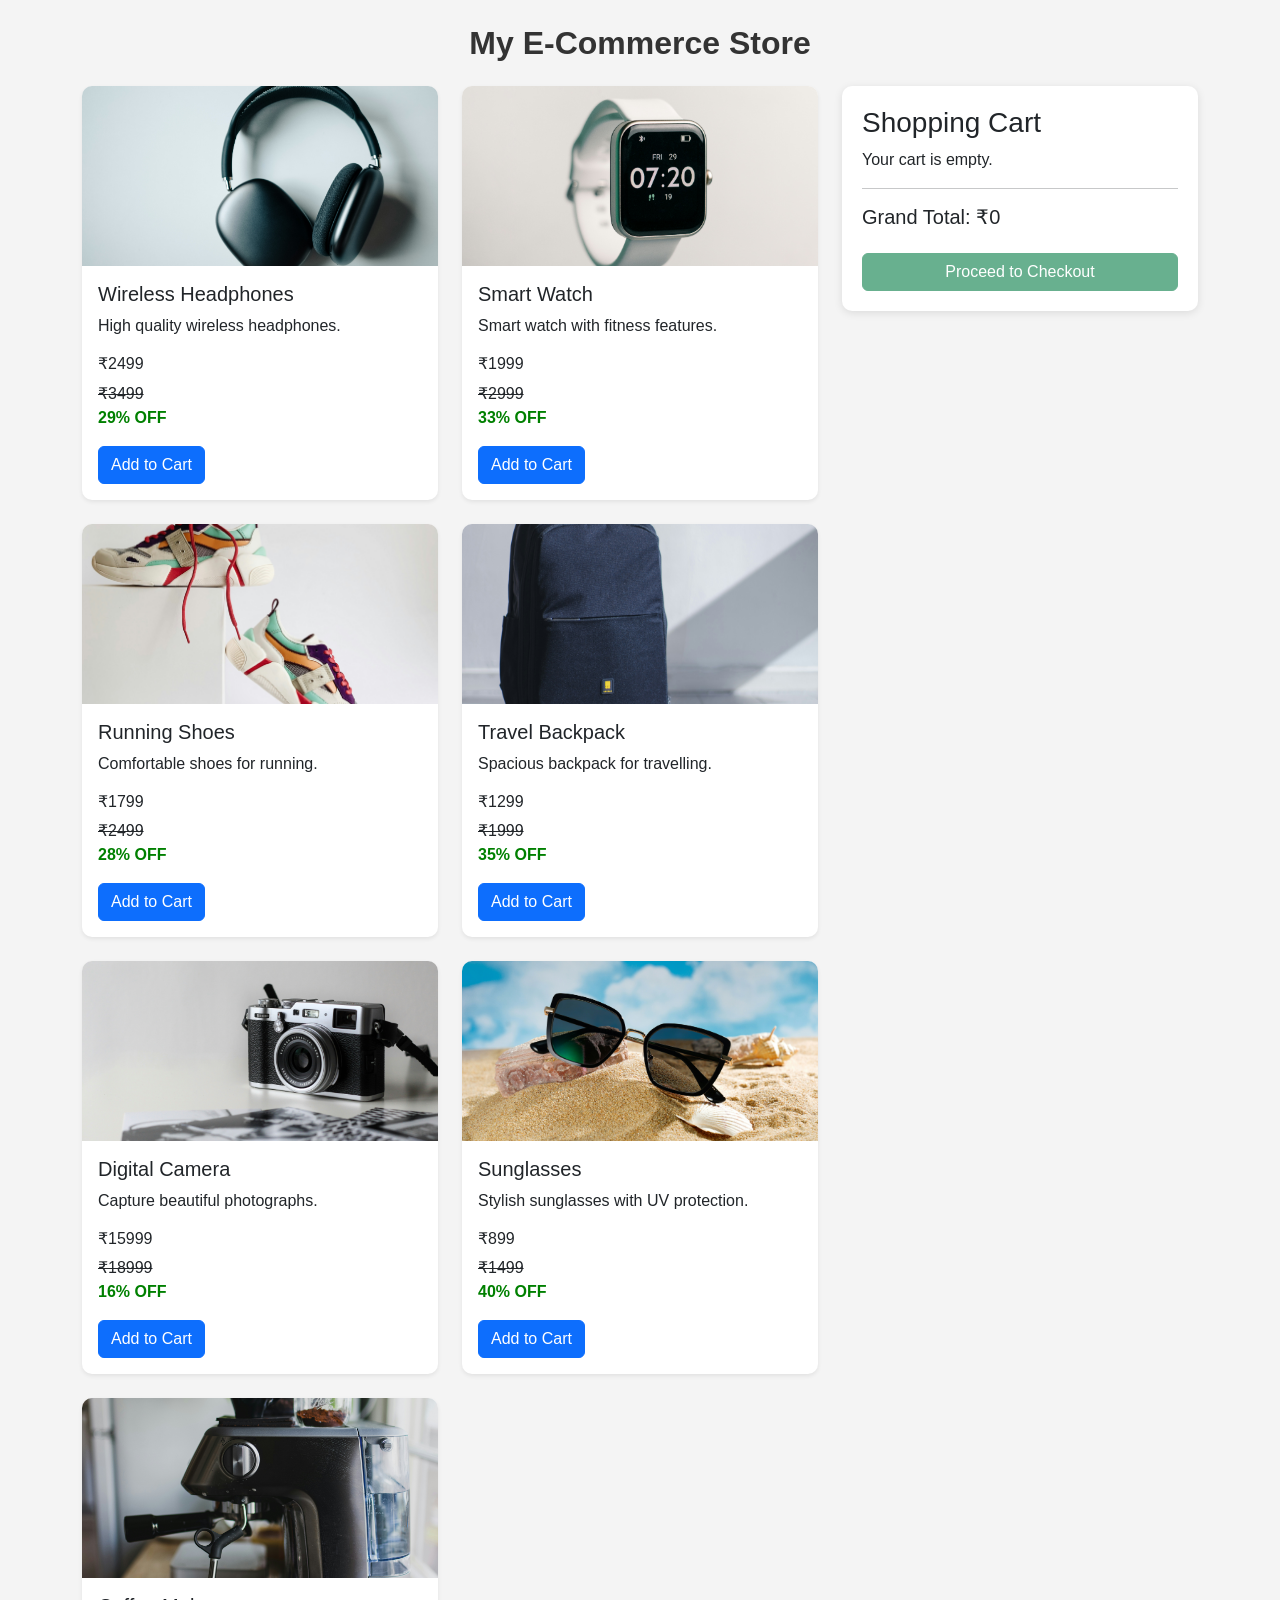
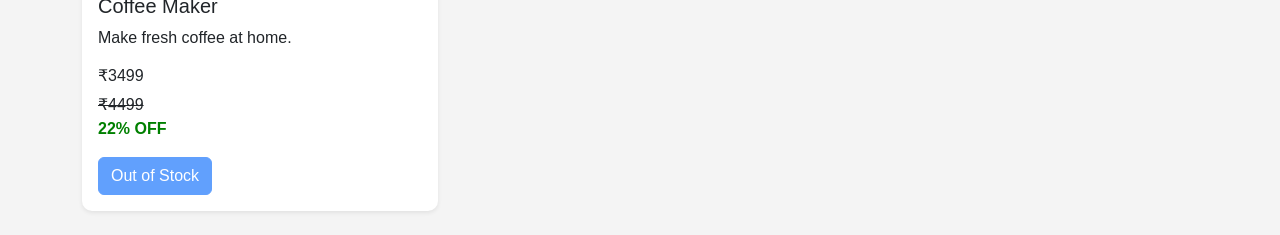
<file: Assignment 4/index.html>
<!DOCTYPE html>
<html lang="en">
<head>
    <meta charset="UTF-8">
    <meta name="viewport" content="width=device-width, initial-scale=1.0">

    <title>E-Commerce Website</title>

    <!-- Bootstrap -->
    <link href="https://cdn.jsdelivr.net/npm/bootstrap@5.3.3/dist/css/bootstrap.min.css" rel="stylesheet">

    <!-- CSS File -->
    <link rel="stylesheet" href="style.css">

    <!-- JavaScript File -->
    <script src="script.js" defer></script>
</head>

<body>

    <div class="container mt-4">

        <h2 class="text-center mb-4">My E-Commerce Store</h2>

        <div class="row">

            <div class="col-md-8">
                <div class="row" id="productList"></div>
            </div>

            <div class="col-md-4">
                <div class="cart-box">
                    <h3>Shopping Cart</h3>

                    <div id="cartItems">
                        Your cart is empty.
                    </div>

                    <hr>

                    <h5 id="grandTotal">Grand Total: ₹0</h5>
                    <button
    class="btn btn-success w-100 mt-3"
    id="checkoutBtn"
    onclick="proceedToCheckout()"
    disabled
>
    Proceed to Checkout
</button>
                </div>
            </div>

        </div>
    </div>

</body>
</html>
</file>
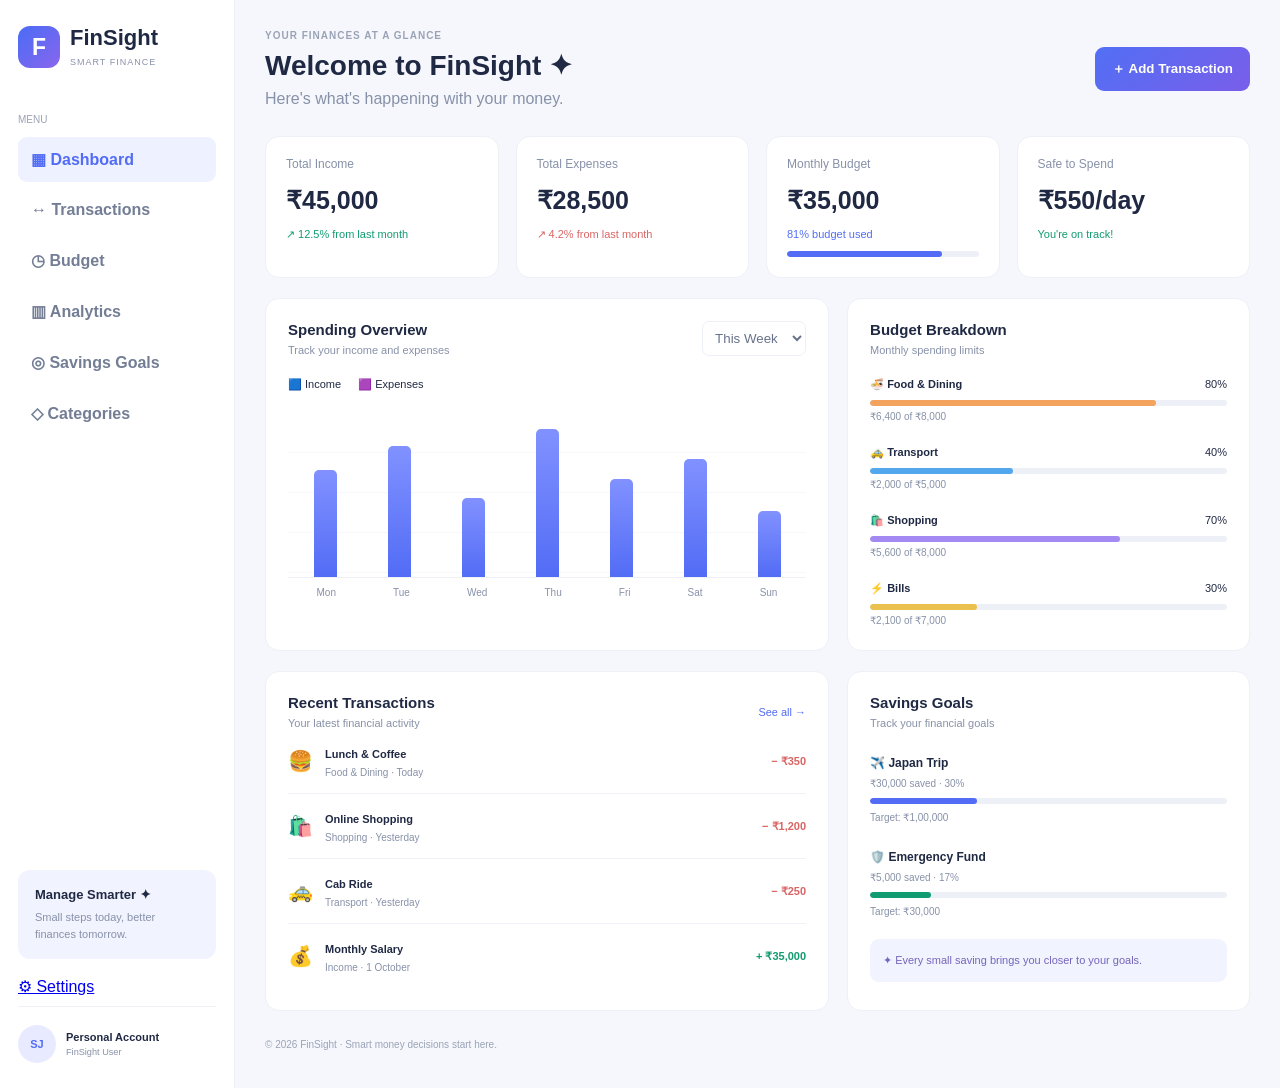
<file: FinSight-Static-UI/index.html>
<!DOCTYPE html>
<html lang="en">
<head>
    <meta charset="UTF-8">
    <meta name="viewport" content="width=device-width, initial-scale=1.0">
    <title>FinSight - Smart Personal Finance Manager</title>
    <link rel="stylesheet" href="style.css">
</head>

<body>

<div class="app">

    <aside class="sidebar">

        <div class="brand">
            <div class="logo">F</div>
            <div>
                <h2>FinSight</h2>
                <small>SMART FINANCE</small>
            </div>
        </div>

        <p class="menu-title">MENU</p>

        <nav>
            <a class="active" href="#">▦ Dashboard</a>
            <a href="#">↔ Transactions</a>
            <a href="#">◷ Budget</a>
            <a href="#">▥ Analytics</a>
            <a href="#">◎ Savings Goals</a>
            <a href="#">◇ Categories</a>
        </nav>

        <div class="sidebar-bottom">
            <div class="tip">
                <h3>Manage Smarter ✦</h3>
                <p>Small steps today, better finances tomorrow.</p>
            </div>

            <a href="#">⚙ Settings</a>

            <div class="profile">
                <div class="avatar">SJ</div>
                <div>
                    <strong>Personal Account</strong>
                    <small>FinSight User</small>
                </div>
            </div>
        </div>

    </aside>

    <main class="main">

        <header class="topbar">
            <div>
                <p class="date">YOUR FINANCES AT A GLANCE</p>
                <h1>Welcome to FinSight ✦</h1>
                <p class="subtitle">
                    Here's what's happening with your money.
                </p>
            </div>

            <button class="add-btn">＋ Add Transaction</button>
        </header>

        <section class="cards">

            <div class="card">
                <p>Total Income</p>
                <h2>₹45,000</h2>
                <span class="green">↗ 12.5% from last month</span>
            </div>

            <div class="card">
                <p>Total Expenses</p>
                <h2>₹28,500</h2>
                <span class="red">↗ 4.2% from last month</span>
            </div>

            <div class="card">
                <p>Monthly Budget</p>
                <h2>₹35,000</h2>
                <span class="blue">81% budget used</span>

                <div class="progress">
                    <div class="progress-blue"></div>
                </div>
            </div>

            <div class="card">
                <p>Safe to Spend</p>
                <h2>₹550/day</h2>
                <span class="green">You're on track!</span>
            </div>

        </section>

        <section class="content">

            <div class="panel">
                <div class="heading">
                    <div>
                        <h3>Spending Overview</h3>
                        <p>Track your income and expenses</p>
                    </div>

                    <select>
                        <option>This Week</option>
                        <option>This Month</option>
                    </select>
                </div>

                <div class="legend">
                    <span>🟦 Income</span>
                    <span>🟪 Expenses</span>
                </div>

                <div class="chart">
                    <div class="bar" style="height:65%"></div>
                    <div class="bar" style="height:80%"></div>
                    <div class="bar" style="height:48%"></div>
                    <div class="bar" style="height:90%"></div>
                    <div class="bar" style="height:60%"></div>
                    <div class="bar" style="height:72%"></div>
                    <div class="bar" style="height:40%"></div>
                </div>

                <div class="days">
                    <span>Mon</span>
                    <span>Tue</span>
                    <span>Wed</span>
                    <span>Thu</span>
                    <span>Fri</span>
                    <span>Sat</span>
                    <span>Sun</span>
                </div>

            </div>

            <div class="panel">
                <div class="heading">
                    <div>
                        <h3>Budget Breakdown</h3>
                        <p>Monthly spending limits</p>
                    </div>
                </div>

                <div class="budget-item">
                    <div class="budget-info">
                        <strong>🍜 Food & Dining</strong>
                        <span>80%</span>
                    </div>
                    <div class="progress">
                        <div class="food-progress"></div>
                    </div>
                    <small>₹6,400 of ₹8,000</small>
                </div>

                <div class="budget-item">
                    <div class="budget-info">
                        <strong>🚕 Transport</strong>
                        <span>40%</span>
                    </div>
                    <div class="progress">
                        <div class="transport-progress"></div>
                    </div>
                    <small>₹2,000 of ₹5,000</small>
                </div>

                <div class="budget-item">
                    <div class="budget-info">
                        <strong>🛍️ Shopping</strong>
                        <span>70%</span>
                    </div>
                    <div class="progress">
                        <div class="shopping-progress"></div>
                    </div>
                    <small>₹5,600 of ₹8,000</small>
                </div>

                <div class="budget-item">
                    <div class="budget-info">
                        <strong>⚡ Bills</strong>
                        <span>30%</span>
                    </div>
                    <div class="progress">
                        <div class="bills-progress"></div>
                    </div>
                    <small>₹2,100 of ₹7,000</small>
                </div>

            </div>

        </section>

        <section class="content bottom">

            <div class="panel">
                <div class="heading">
                    <div>
                        <h3>Recent Transactions</h3>
                        <p>Your latest financial activity</p>
                    </div>
                    <a href="#">See all →</a>
                </div>

                <div class="transaction">
                    <span>🍔</span>
                    <div>
                        <strong>Lunch & Coffee</strong>
                        <small>Food & Dining · Today</small>
                    </div>
                    <b class="red">− ₹350</b>
                </div>

                <div class="transaction">
                    <span>🛍️</span>
                    <div>
                        <strong>Online Shopping</strong>
                        <small>Shopping · Yesterday</small>
                    </div>
                    <b class="red">− ₹1,200</b>
                </div>

                <div class="transaction">
                    <span>🚕</span>
                    <div>
                        <strong>Cab Ride</strong>
                        <small>Transport · Yesterday</small>
                    </div>
                    <b class="red">− ₹250</b>
                </div>

                <div class="transaction">
                    <span>💰</span>
                    <div>
                        <strong>Monthly Salary</strong>
                        <small>Income · 1 October</small>
                    </div>
                    <b class="green">+ ₹35,000</b>
                </div>

            </div>

            <div class="panel">
                <div class="heading">
                    <div>
                        <h3>Savings Goals</h3>
                        <p>Track your financial goals</p>
                    </div>
                </div>

                <div class="goal">
                    <strong>✈️ Japan Trip</strong>
                    <p>₹30,000 saved · 30%</p>
                    <div class="progress">
                        <div class="goal-blue"></div>
                    </div>
                    <small>Target: ₹1,00,000</small>
                </div>

                <div class="goal">
                    <strong>🛡️ Emergency Fund</strong>
                    <p>₹5,000 saved · 17%</p>
                    <div class="progress">
                        <div class="goal-green"></div>
                    </div>
                    <small>Target: ₹30,000</small>
                </div>

                <div class="tip-bottom">
                    ✦ Every small saving brings you closer to your goals.
                </div>

            </div>

        </section>

        <footer>
            © 2026 FinSight · Smart money decisions start here.
        </footer>

    </main>

</div>

</body>
</html>
</file>
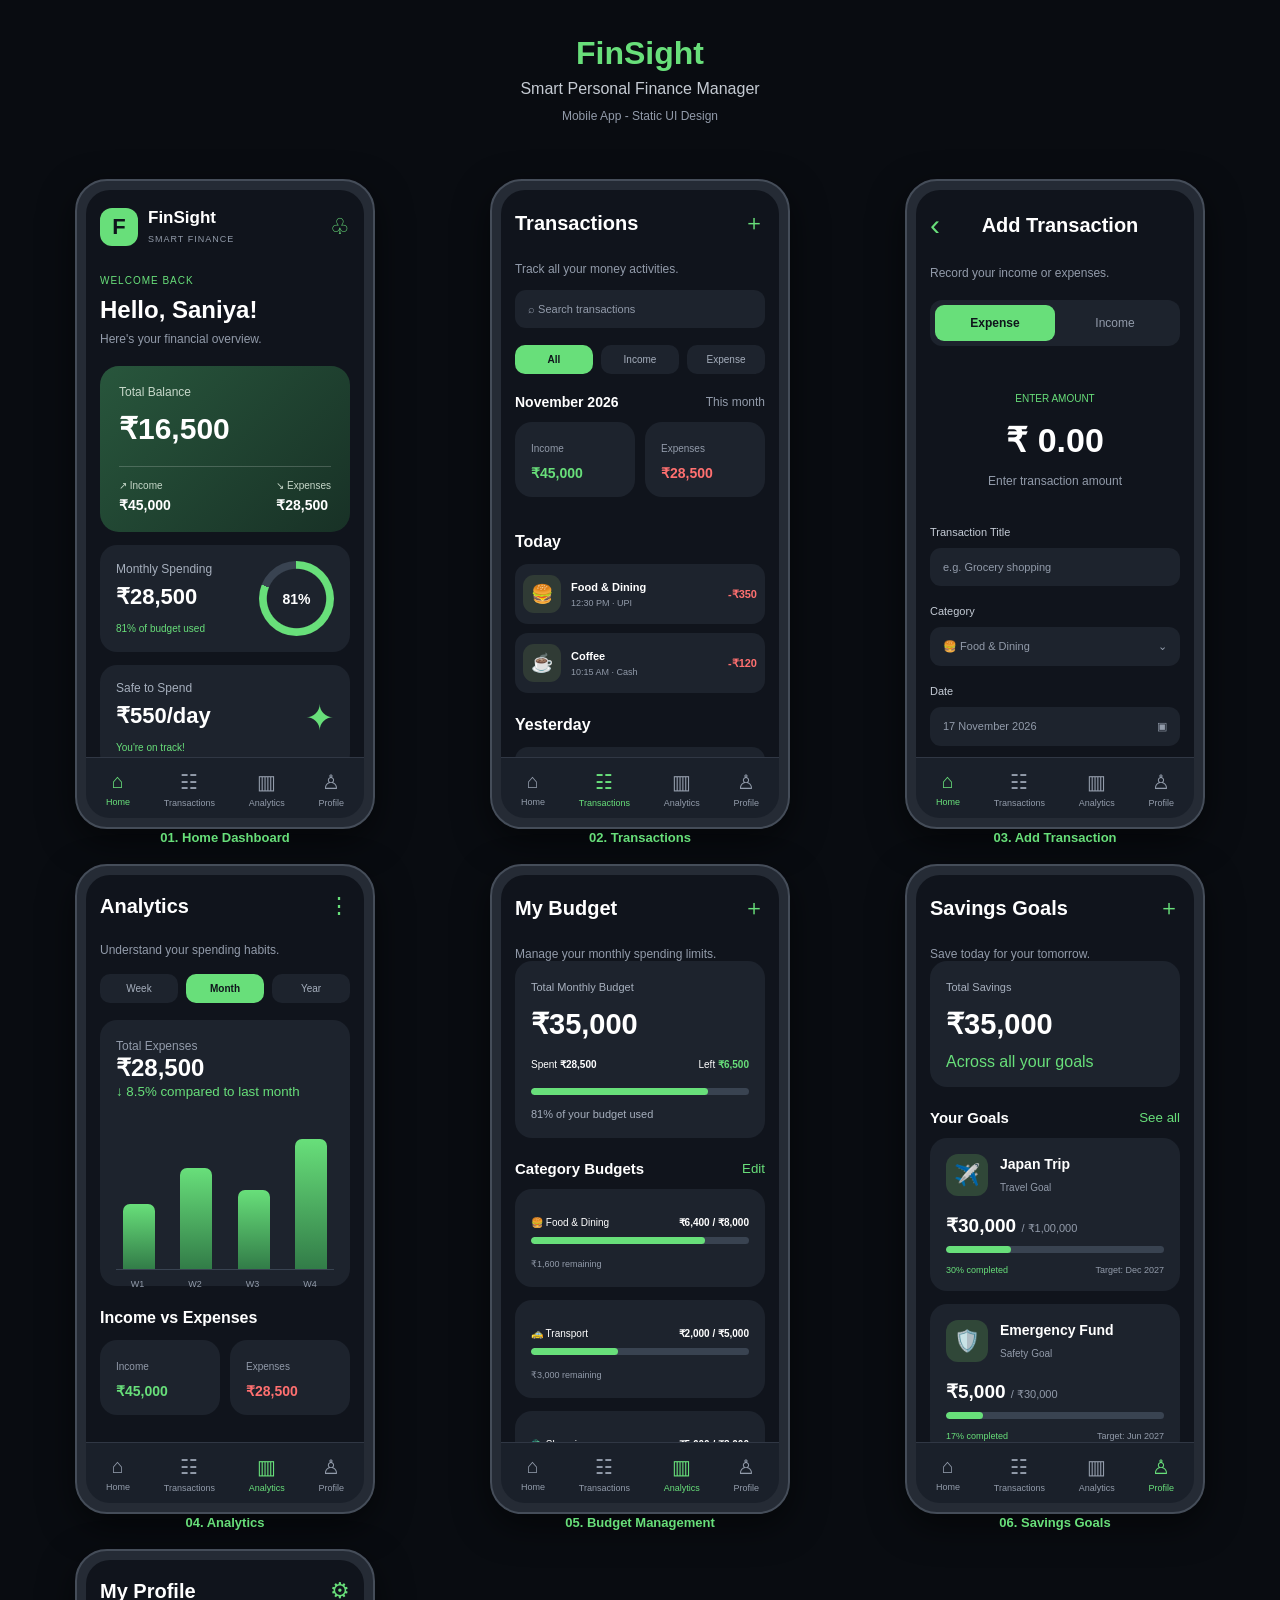
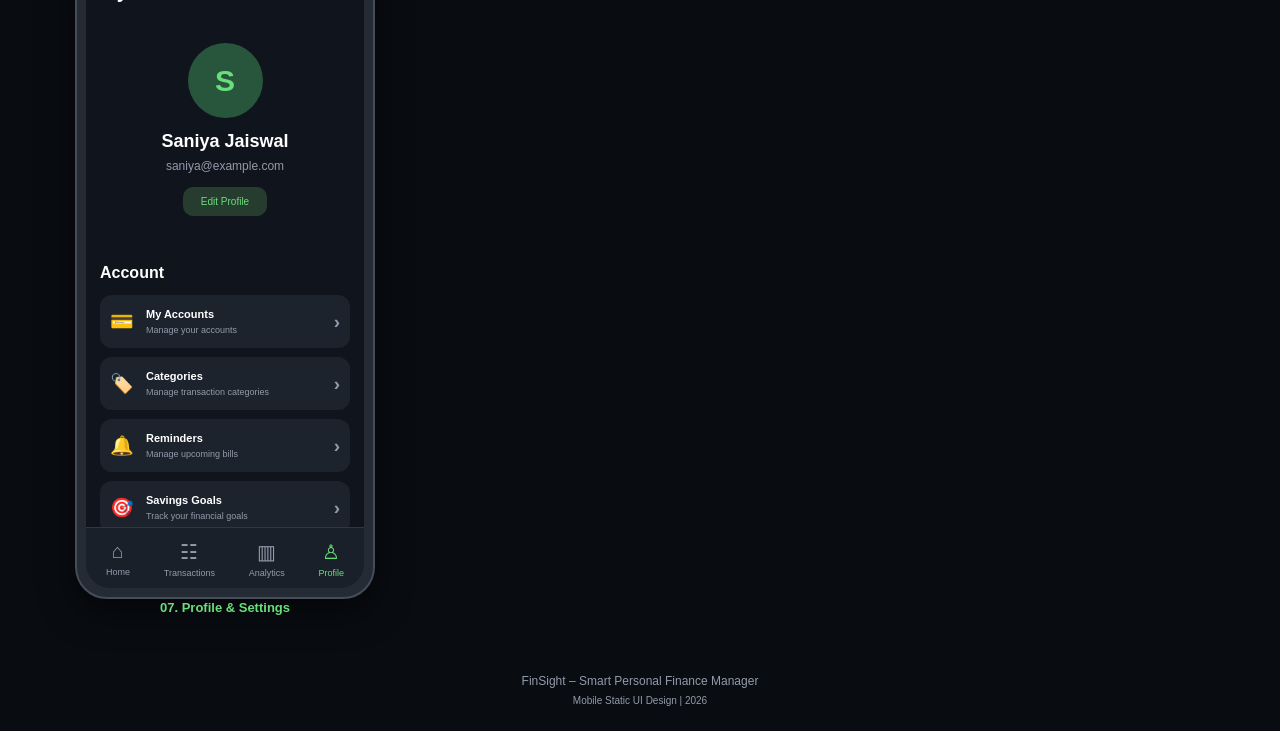
<file: staticUI/index.html>
<!DOCTYPE html>
<html lang="en">
<head>
    <meta charset="UTF-8">
    <meta name="viewport" content="width=device-width, initial-scale=1.0">
    <title>FinSight - Mobile App UI</title>
    <link rel="stylesheet" href="style.css">
</head>
<body>

<header class="page-header">
    <h1>FinSight</h1>
    <p>Smart Personal Finance Manager</p>
    <span>Mobile App - Static UI Design</span>
</header>

<main class="screens">

    <!-- FRAME 1: HOME DASHBOARD -->
    <section class="phone">
        <div class="screen">

            <div class="topbar">
                <div class="brand">
                    <div class="logo">F</div>
                    <div>
                        <h3>FinSight</h3>
                        <small>SMART FINANCE</small>
                    </div>
                </div>
                <span class="notification">♧</span>
            </div>

            <div class="welcome">
                <small>WELCOME BACK</small>
                <h2>Hello, Saniya!</h2>
                <p>Here's your financial overview.</p>
            </div>

            <div class="balance-card">
                <p>Total Balance</p>
                <h1>₹16,500</h1>
                <div class="balance-row">
                    <div>
                        <small>↗ Income</small>
                        <b>₹45,000</b>
                    </div>
                    <div>
                        <small>↘ Expenses</small>
                        <b>₹28,500</b>
                    </div>
                </div>
            </div>

            <div class="card spending-card">
                <div>
                    <p>Monthly Spending</p>
                    <h2>₹28,500</h2>
                    <small class="green">81% of budget used</small>
                </div>
                <div class="circle">81%</div>
            </div>

            <div class="card safe-card">
                <div>
                    <p>Safe to Spend</p>
                    <h2>₹550/day</h2>
                    <small class="green">You're on track!</small>
                </div>
                <span class="big-icon">✦</span>
            </div>

            <h3 class="section-title">Quick Actions</h3>

            <div class="quick-actions">
                <div><span>＋</span><small>Add Expense</small></div>
                <div><span>↗</span><small>Add Income</small></div>
                <div><span>◎</span><small>Set Budget</small></div>
            </div>

            <div class="section-heading">
                <h3>Recent Transactions</h3>
                <small class="green">See all</small>
            </div>

            <div class="transaction">
                <div class="transaction-icon">🍔</div>
                <div class="transaction-info">
                    <b>Food & Dining</b>
                    <small>Today · Food</small>
                </div>
                <strong class="red">-₹350</strong>
            </div>

            <div class="transaction">
                <div class="transaction-icon">🛍️</div>
                <div class="transaction-info">
                    <b>Shopping</b>
                    <small>Yesterday</small>
                </div>
                <strong class="red">-₹1,200</strong>
            </div>

            <div class="transaction">
                <div class="transaction-icon">🚕</div>
                <div class="transaction-info">
                    <b>Transport</b>
                    <small>Yesterday</small>
                </div>
                <strong class="red">-₹250</strong>
            </div>

            <nav class="bottom-nav">
                <div class="active"><span>⌂</span><small>Home</small></div>
                <div><span>☷</span><small>Transactions</small></div>
                <div><span>▥</span><small>Analytics</small></div>
                <div><span>♙</span><small>Profile</small></div>
            </nav>

        </div>
        <p class="frame-name">01. Home Dashboard</p>
    </section>


    <!-- FRAME 2: TRANSACTIONS -->
    <section class="phone">
        <div class="screen">

            <div class="topbar">
                <h2>Transactions</h2>
                <span class="notification">＋</span>
            </div>

            <p class="muted">Track all your money activities.</p>

            <div class="search-box">⌕ Search transactions</div>

            <div class="filters">
                <span class="selected">All</span>
                <span>Income</span>
                <span>Expense</span>
            </div>

            <div class="month-heading">
                <h3>November 2026</h3>
                <small class="muted">This month</small>
            </div>

            <div class="summary-row">
                <div class="card">
                    <small>Income</small>
                    <h3 class="green">₹45,000</h3>
                </div>
                <div class="card">
                    <small>Expenses</small>
                    <h3 class="red">₹28,500</h3>
                </div>
            </div>

            <h3 class="section-title">Today</h3>

            <div class="transaction">
                <div class="transaction-icon">🍔</div>
                <div class="transaction-info">
                    <b>Food & Dining</b>
                    <small>12:30 PM · UPI</small>
                </div>
                <strong class="red">-₹350</strong>
            </div>

            <div class="transaction">
                <div class="transaction-icon">☕</div>
                <div class="transaction-info">
                    <b>Coffee</b>
                    <small>10:15 AM · Cash</small>
                </div>
                <strong class="red">-₹120</strong>
            </div>

            <h3 class="section-title">Yesterday</h3>

            <div class="transaction">
                <div class="transaction-icon">🛍️</div>
                <div class="transaction-info">
                    <b>Shopping</b>
                    <small>6:30 PM · UPI</small>
                </div>
                <strong class="red">-₹1,200</strong>
            </div>

            <div class="transaction">
                <div class="transaction-icon">🚕</div>
                <div class="transaction-info">
                    <b>Transport</b>
                    <small>3:00 PM · UPI</small>
                </div>
                <strong class="red">-₹250</strong>
            </div>

            <h3 class="section-title">12 November</h3>

            <div class="transaction">
                <div class="transaction-icon">💰</div>
                <div class="transaction-info">
                    <b>Salary</b>
                    <small>9:00 AM · Bank</small>
                </div>
                <strong class="green">+₹35,000</strong>
            </div>

            <nav class="bottom-nav">
                <div><span>⌂</span><small>Home</small></div>
                <div class="active"><span>☷</span><small>Transactions</small></div>
                <div><span>▥</span><small>Analytics</small></div>
                <div><span>♙</span><small>Profile</small></div>
            </nav>

        </div>
        <p class="frame-name">02. Transactions</p>
    </section>


    <!-- FRAME 3: ADD TRANSACTION -->
    <section class="phone">
        <div class="screen">

            <div class="topbar">
                <span class="back">‹</span>
                <h2>Add Transaction</h2>
                <span></span>
            </div>

            <p class="muted">Record your income or expenses.</p>

            <div class="type-selector">
                <div class="type-active">Expense</div>
                <div>Income</div>
            </div>

            <div class="amount-area">
                <small>ENTER AMOUNT</small>
                <h1>₹ 0.00</h1>
                <p class="muted">Enter transaction amount</p>
            </div>

            <div class="form-group">
                <label>Transaction Title</label>
                <div class="input-box">e.g. Grocery shopping</div>
            </div>

            <div class="form-group">
                <label>Category</label>
                <div class="input-box">🍔 Food & Dining <span>⌄</span></div>
            </div>

            <div class="form-group">
                <label>Date</label>
                <div class="input-box">17 November 2026 <span>▣</span></div>
            </div>

            <div class="form-group">
                <label>Payment Method</label>
                <div class="input-box">UPI <span>⌄</span></div>
            </div>

            <div class="form-group">
                <label>Notes (Optional)</label>
                <div class="input-box">Add a note...</div>
            </div>

            <div class="save-button">Save Transaction</div>

            <nav class="bottom-nav">
                <div class="active"><span>⌂</span><small>Home</small></div>
                <div><span>☷</span><small>Transactions</small></div>
                <div><span>▥</span><small>Analytics</small></div>
                <div><span>♙</span><small>Profile</small></div>
            </nav>

        </div>
        <p class="frame-name">03. Add Transaction</p>
    </section>


    <!-- FRAME 4: ANALYTICS -->
    <section class="phone">
        <div class="screen">

            <div class="topbar">
                <h2>Analytics</h2>
                <span class="notification">⋮</span>
            </div>

            <p class="muted">Understand your spending habits.</p>

            <div class="filters">
                <span>Week</span>
                <span class="selected">Month</span>
                <span>Year</span>
            </div>

            <div class="card">
                <small class="muted">Total Expenses</small>
                <h1>₹28,500</h1>
                <small class="green">↓ 8.5% compared to last month</small>
                <div class="chart">
                    <div style="height:45%"><small>W1</small></div>
                    <div style="height:70%"><small>W2</small></div>
                    <div style="height:55%"><small>W3</small></div>
                    <div style="height:90%"><small>W4</small></div>
                </div>
            </div>

            <h3 class="section-title">Income vs Expenses</h3>

            <div class="summary-row">
                <div class="card">
                    <small>Income</small>
                    <h3 class="green">₹45,000</h3>
                </div>
                <div class="card">
                    <small>Expenses</small>
                    <h3 class="red">₹28,500</h3>
                </div>
            </div>

            <h3 class="section-title">Spending by Category</h3>

            <div class="card category-card">
                <div class="category-row">
                    <span>🍔 Food</span><b>₹6,400</b>
                </div>
                <div class="progress"><div style="width:80%"></div></div>

                <div class="category-row">
                    <span>🛍️ Shopping</span><b>₹5,600</b>
                </div>
                <div class="progress"><div style="width:70%"></div></div>

                <div class="category-row">
                    <span>🚕 Transport</span><b>₹2,000</b>
                </div>
                <div class="progress"><div style="width:40%"></div></div>

                <div class="category-row">
                    <span>📄 Bills</span><b>₹2,100</b>
                </div>
                <div class="progress"><div style="width:30%"></div></div>
            </div>

            <div class="card insight">
                <small class="green">SPENDING INSIGHT</small>
                <p>Your highest spending category this month is Food & Dining.</p>
            </div>

            <nav class="bottom-nav">
                <div><span>⌂</span><small>Home</small></div>
                <div><span>☷</span><small>Transactions</small></div>
                <div class="active"><span>▥</span><small>Analytics</small></div>
                <div><span>♙</span><small>Profile</small></div>
            </nav>

        </div>
        <p class="frame-name">04. Analytics</p>
    </section>


    <!-- FRAME 5: BUDGET -->
    <section class="phone">
        <div class="screen">

            <div class="topbar">
                <h2>My Budget</h2>
                <span class="notification">＋</span>
            </div>

            <p class="muted">Manage your monthly spending limits.</p>

            <div class="card budget-total">
                <small>Total Monthly Budget</small>
                <h1>₹35,000</h1>
                <div class="budget-numbers">
                    <span>Spent <b>₹28,500</b></span>
                    <span>Left <b class="green">₹6,500</b></span>
                </div>
                <div class="progress">
                    <div style="width:81%"></div>
                </div>
                <small class="muted">81% of your budget used</small>
            </div>

            <div class="section-heading">
                <h3>Category Budgets</h3>
                <small class="green">Edit</small>
            </div>

            <div class="card budget-item">
                <div class="category-row">
                    <span>🍔 Food & Dining</span>
                    <b>₹6,400 / ₹8,000</b>
                </div>
                <div class="progress"><div style="width:80%"></div></div>
                <small class="muted">₹1,600 remaining</small>
            </div>

            <div class="card budget-item">
                <div class="category-row">
                    <span>🚕 Transport</span>
                    <b>₹2,000 / ₹5,000</b>
                </div>
                <div class="progress"><div style="width:40%"></div></div>
                <small class="muted">₹3,000 remaining</small>
            </div>

            <div class="card budget-item">
                <div class="category-row">
                    <span>🛍️ Shopping</span>
                    <b>₹5,600 / ₹8,000</b>
                </div>
                <div class="progress"><div style="width:70%"></div></div>
                <small class="muted">₹2,400 remaining</small>
            </div>

            <div class="card budget-item">
                <div class="category-row">
                    <span>📄 Bills</span>
                    <b>₹2,100 / ₹7,000</b>
                </div>
                <div class="progress"><div style="width:30%"></div></div>
                <small class="muted">₹4,900 remaining</small>
            </div>

            <div class="add-button">＋ Create New Budget</div>

            <nav class="bottom-nav">
                <div><span>⌂</span><small>Home</small></div>
                <div><span>☷</span><small>Transactions</small></div>
                <div class="active"><span>▥</span><small>Analytics</small></div>
                <div><span>♙</span><small>Profile</small></div>
            </nav>

        </div>
        <p class="frame-name">05. Budget Management</p>
    </section>


    <!-- FRAME 6: SAVINGS GOALS -->
    <section class="phone">
        <div class="screen">

            <div class="topbar">
                <h2>Savings Goals</h2>
                <span class="notification">＋</span>
            </div>

            <p class="muted">Save today for your tomorrow.</p>

            <div class="card savings-summary">
                <small>Total Savings</small>
                <h1>₹35,000</h1>
                <p class="green">Across all your goals</p>
            </div>

            <div class="section-heading">
                <h3>Your Goals</h3>
                <small class="green">See all</small>
            </div>

            <div class="card goal-card">
                <div class="goal-heading">
                    <div class="goal-icon">✈️</div>
                    <div>
                        <h3>Japan Trip</h3>
                        <small class="muted">Travel Goal</small>
                    </div>
                </div>
                <h2>₹30,000 <small class="muted">/ ₹1,00,000</small></h2>
                <div class="progress"><div style="width:30%"></div></div>
                <div class="goal-footer">
                    <small class="green">30% completed</small>
                    <small class="muted">Target: Dec 2027</small>
                </div>
            </div>

            <div class="card goal-card">
                <div class="goal-heading">
                    <div class="goal-icon">🛡️</div>
                    <div>
                        <h3>Emergency Fund</h3>
                        <small class="muted">Safety Goal</small>
                    </div>
                </div>
                <h2>₹5,000 <small class="muted">/ ₹30,000</small></h2>
                <div class="progress"><div style="width:17%"></div></div>
                <div class="goal-footer">
                    <small class="green">17% completed</small>
                    <small class="muted">Target: Jun 2027</small>
                </div>
            </div>

            <div class="card goal-card">
                <div class="goal-heading">
                    <div class="goal-icon">💻</div>
                    <div>
                        <h3>New Laptop</h3>
                        <small class="muted">Personal Goal</small>
                    </div>
                </div>
                <h2>₹0 <small class="muted">/ ₹50,000</small></h2>
                <div class="progress"><div style="width:0%"></div></div>
                <div class="goal-footer">
                    <small class="green">0% completed</small>
                    <small class="muted">Not started</small>
                </div>
            </div>

            <div class="add-button">＋ Create New Goal</div>

            <nav class="bottom-nav">
                <div><span>⌂</span><small>Home</small></div>
                <div><span>☷</span><small>Transactions</small></div>
                <div><span>▥</span><small>Analytics</small></div>
                <div class="active"><span>♙</span><small>Profile</small></div>
            </nav>

        </div>
        <p class="frame-name">06. Savings Goals</p>
    </section>


    <!-- FRAME 7: PROFILE AND SETTINGS -->
    <section class="phone">
        <div class="screen">

            <div class="topbar">
                <h2>My Profile</h2>
                <span class="notification">⚙</span>
            </div>

            <div class="profile-area">
                <div class="avatar">S</div>
                <h2>Saniya Jaiswal</h2>
                <p class="muted">saniya@example.com</p>
                <div class="edit-profile">Edit Profile</div>
            </div>

            <h3 class="section-title">Account</h3>

            <div class="menu-item">
                <span>💳</span>
                <div><b>My Accounts</b><small>Manage your accounts</small></div>
                <strong>›</strong>
            </div>

            <div class="menu-item">
                <span>🏷️</span>
                <div><b>Categories</b><small>Manage transaction categories</small></div>
                <strong>›</strong>
            </div>

            <div class="menu-item">
                <span>🔔</span>
                <div><b>Reminders</b><small>Manage upcoming bills</small></div>
                <strong>›</strong>
            </div>

            <div class="menu-item">
                <span>🎯</span>
                <div><b>Savings Goals</b><small>Track your financial goals</small></div>
                <strong>›</strong>
            </div>

            <h3 class="section-title">Preferences</h3>

            <div class="menu-item">
                <span>🌙</span>
                <div><b>Appearance</b><small>Dark theme</small></div>
                <strong>›</strong>
            </div>

            <div class="menu-item">
                <span>💱</span>
                <div><b>Currency</b><small>Indian Rupee (INR)</small></div>
                <strong>›</strong>
            </div>

            <div class="menu-item">
                <span>🔒</span>
                <div><b>Privacy & Security</b><small>Manage app privacy</small></div>
                <strong>›</strong>
            </div>

            <div class="menu-item">
                <span>❓</span>
                <div><b>Help & Support</b><small>Get assistance</small></div>
                <strong>›</strong>
            </div>

            <div class="logout">Log Out</div>

            <nav class="bottom-nav">
                <div><span>⌂</span><small>Home</small></div>
                <div><span>☷</span><small>Transactions</small></div>
                <div><span>▥</span><small>Analytics</small></div>
                <div class="active"><span>♙</span><small>Profile</small></div>
            </nav>

        </div>
        <p class="frame-name">07. Profile & Settings</p>
    </section>

</main>

<footer>
    <p>FinSight – Smart Personal Finance Manager</p>
    <small>Mobile Static UI Design | 2026</small>
</footer>

</body>
</html>
</file>
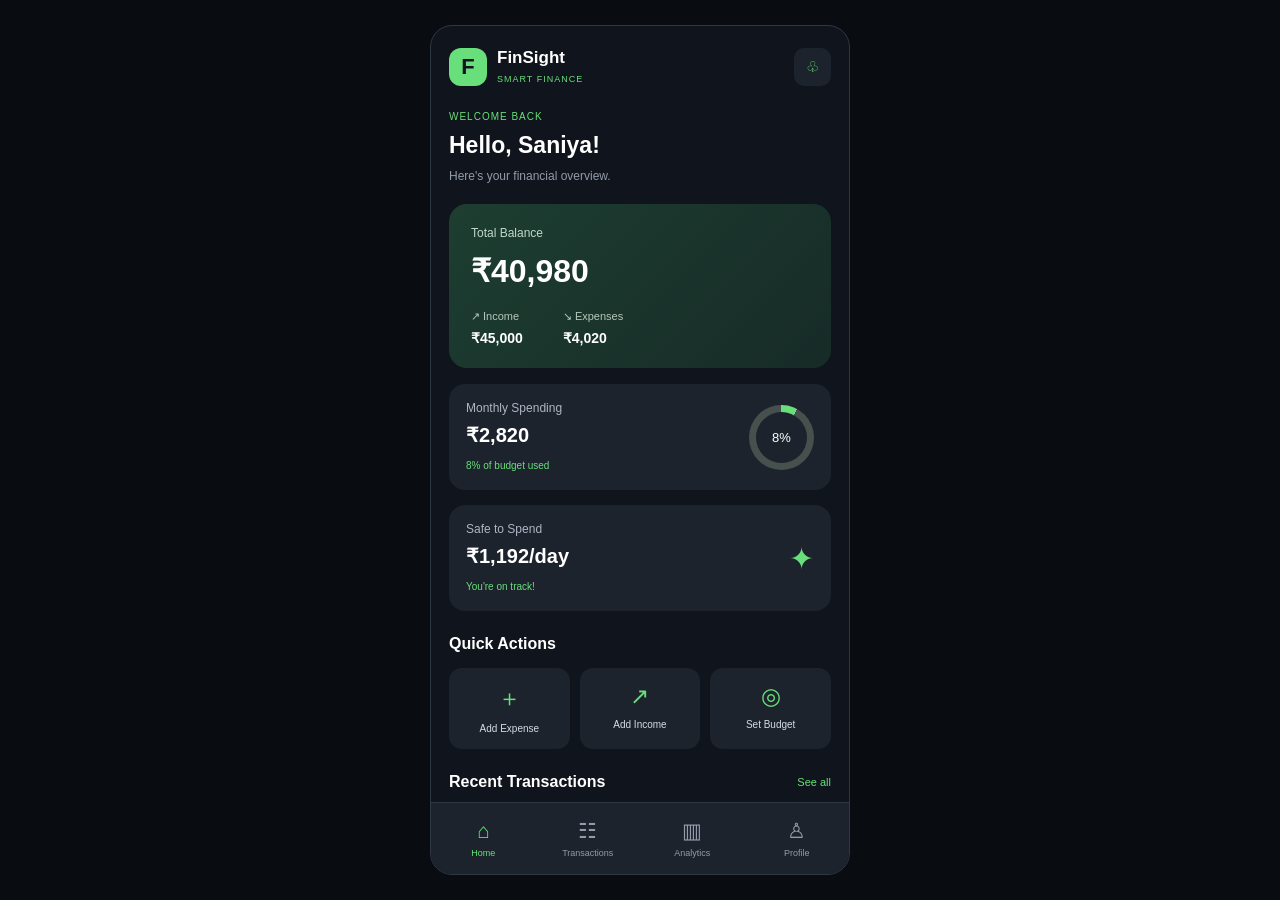
<file: FinSight-frontend/finsight/index.html>
<!DOCTYPE html>
<html lang="en">
<head>
<meta charset="UTF-8">
<meta name="viewport" content="width=device-width, initial-scale=1, viewport-fit=cover">
<title>FinSight - Smart Personal Finance Manager</title>
<link rel="stylesheet" href="style.css">
</head>
<body>
<div class="phone" id="app">
  <div id="view"></div>
  <nav id="nav">
    <button data-go="home"><span>⌂</span><small>Home</small></button>
    <button data-go="transactions"><span>☷</span><small>Transactions</small></button>
    <button data-go="analytics"><span>▥</span><small>Analytics</small></button>
    <button data-go="profile"><span>♙</span><small>Profile</small></button>
  </nav>
  <div id="sheet"></div>
  <div id="toast"></div>
</div>

<script src="script.js"></script>
</body>
</html>
</file>
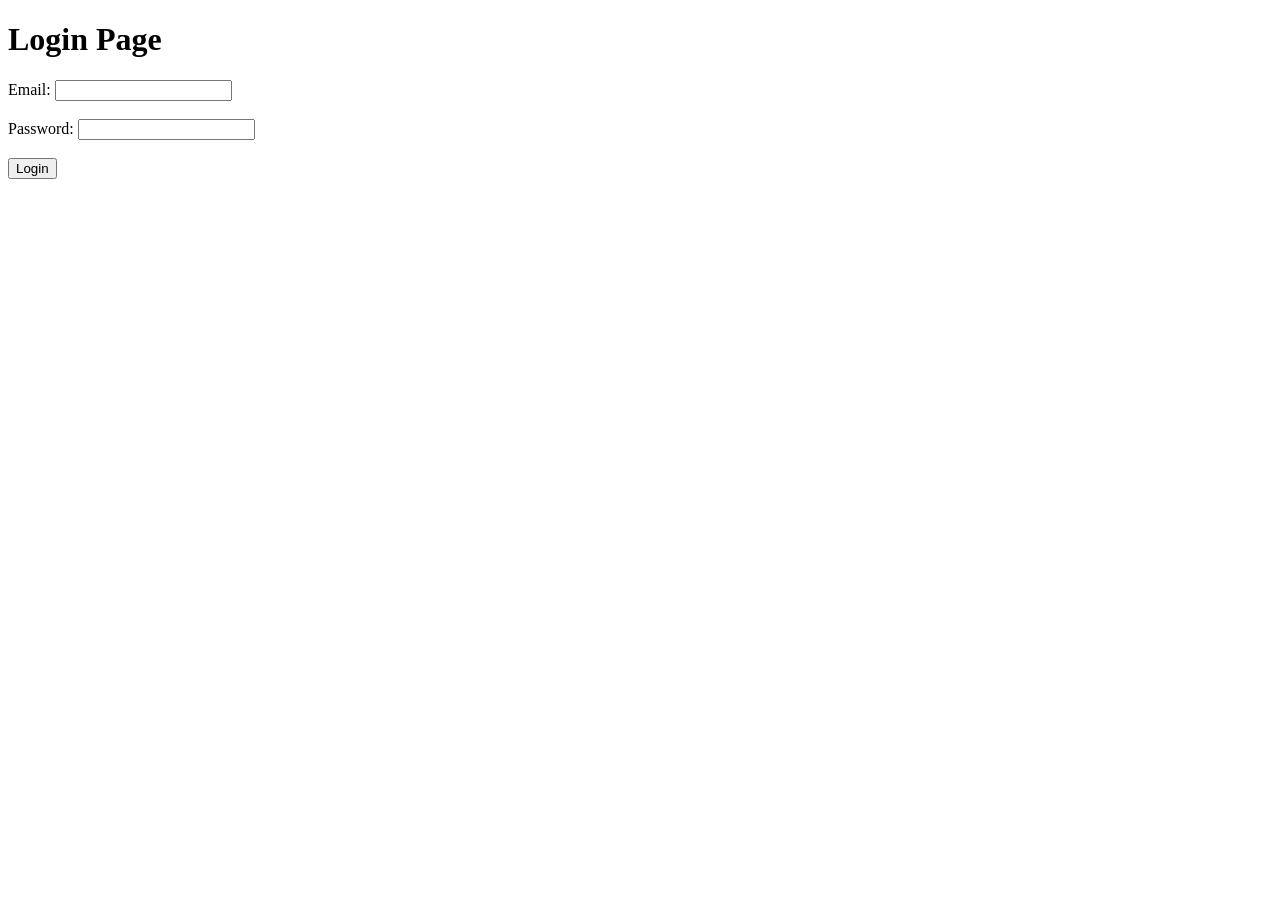
<file: login page .html>
<!DOCTYPE html>
<html>
<head>
    <title>Login Page</title>
</head>
<body>

    <h1>Login Page</h1>

    <form>

        <label for="email">Email:</label>
        <input type="email" id="email" name="email">
        <br><br>

        <label for="password">Password:</label>
        <input type="password" id="password" name="password">
        <br><br>

        <input type="submit" value="Login">

    </form>

</body>
</html>
</file>
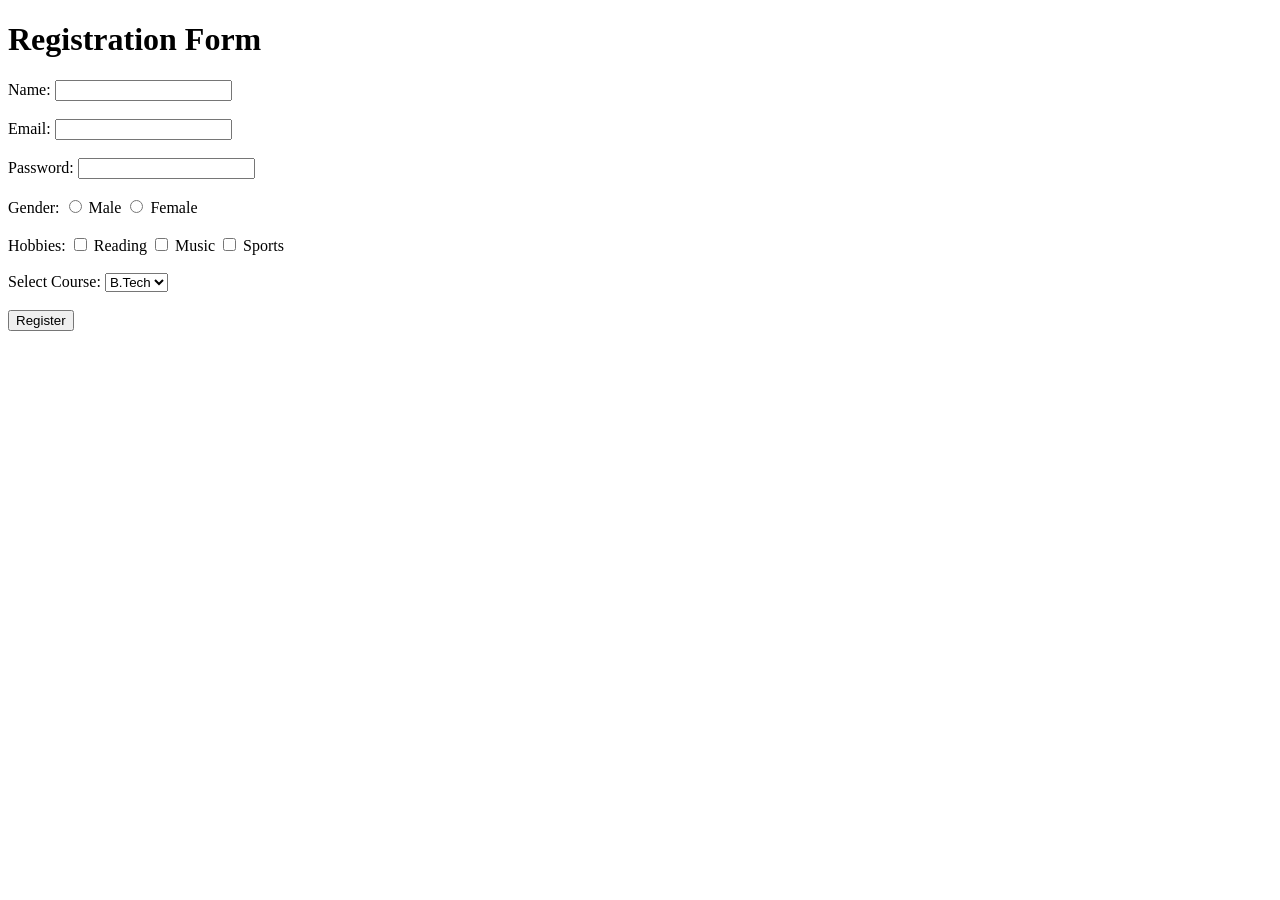
<file: registration .html>
<!DOCTYPE html>
<html>
<head>
    <title>Registration Form</title>
</head>
<body>

    <h1>Registration Form</h1>

    <form>

        <label for="name">Name:</label>
        <input type="text" id="name" name="name">
        <br><br>

        <label for="email">Email:</label>
        <input type="email" id="email" name="email">
        <br><br>

        <label for="password">Password:</label>
        <input type="password" id="password" name="password">
        <br><br>

        <label>Gender:</label>

        <input type="radio" id="male" name="gender" value="male">
        <label for="male">Male</label>

        <input type="radio" id="female" name="gender" value="female">
        <label for="female">Female</label>

        <br><br>

        <label>Hobbies:</label>

        <input type="checkbox" id="reading" name="hobby" value="reading">
        <label for="reading">Reading</label>

        <input type="checkbox" id="music" name="hobby" value="music">
        <label for="music">Music</label>

        <input type="checkbox" id="sports" name="hobby" value="sports">
        <label for="sports">Sports</label>

        <br><br>

        <label for="course">Select Course:</label>

        <select id="course" name="course">
            <option value="btech">B.Tech</option>
            <option value="bca">BCA</option>
            <option value="mca">MCA</option>
            <option value="bba">BBA</option>
        </select>

        <br><br>

        <input type="submit" value="Register">

    </form>

</body>
</html>
</file>
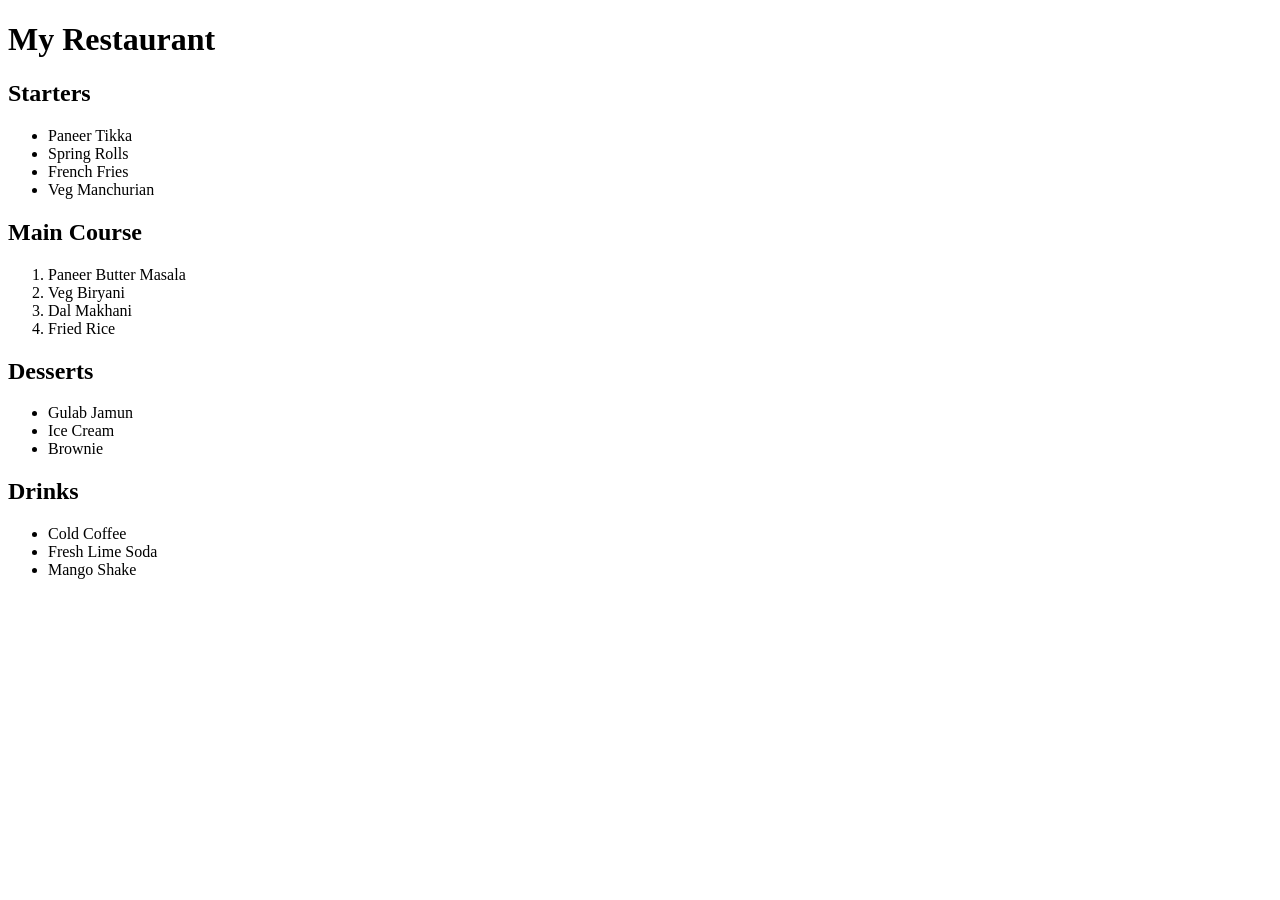
<file: Restaurant Using List .html>
<!DOCTYPE html>
<html>
<head>
    <title>Restaurant Menu</title>
</head>
<body>

    <h1>My Restaurant</h1>

    <h2>Starters</h2>

    <ul>
        <li>Paneer Tikka</li>
        <li>Spring Rolls</li>
        <li>French Fries</li>
        <li>Veg Manchurian</li>
    </ul>

    <h2>Main Course</h2>

    <ol>
        <li>Paneer Butter Masala</li>
        <li>Veg Biryani</li>
        <li>Dal Makhani</li>
        <li>Fried Rice</li>
    </ol>

    <h2>Desserts</h2>

    <ul>
        <li>Gulab Jamun</li>
        <li>Ice Cream</li>
        <li>Brownie</li>
    </ul>

    <h2>Drinks</h2>

    <ul>
        <li>Cold Coffee</li>
        <li>Fresh Lime Soda</li>
        <li>Mango Shake</li>
    </ul>

</body>
</html>
</file>
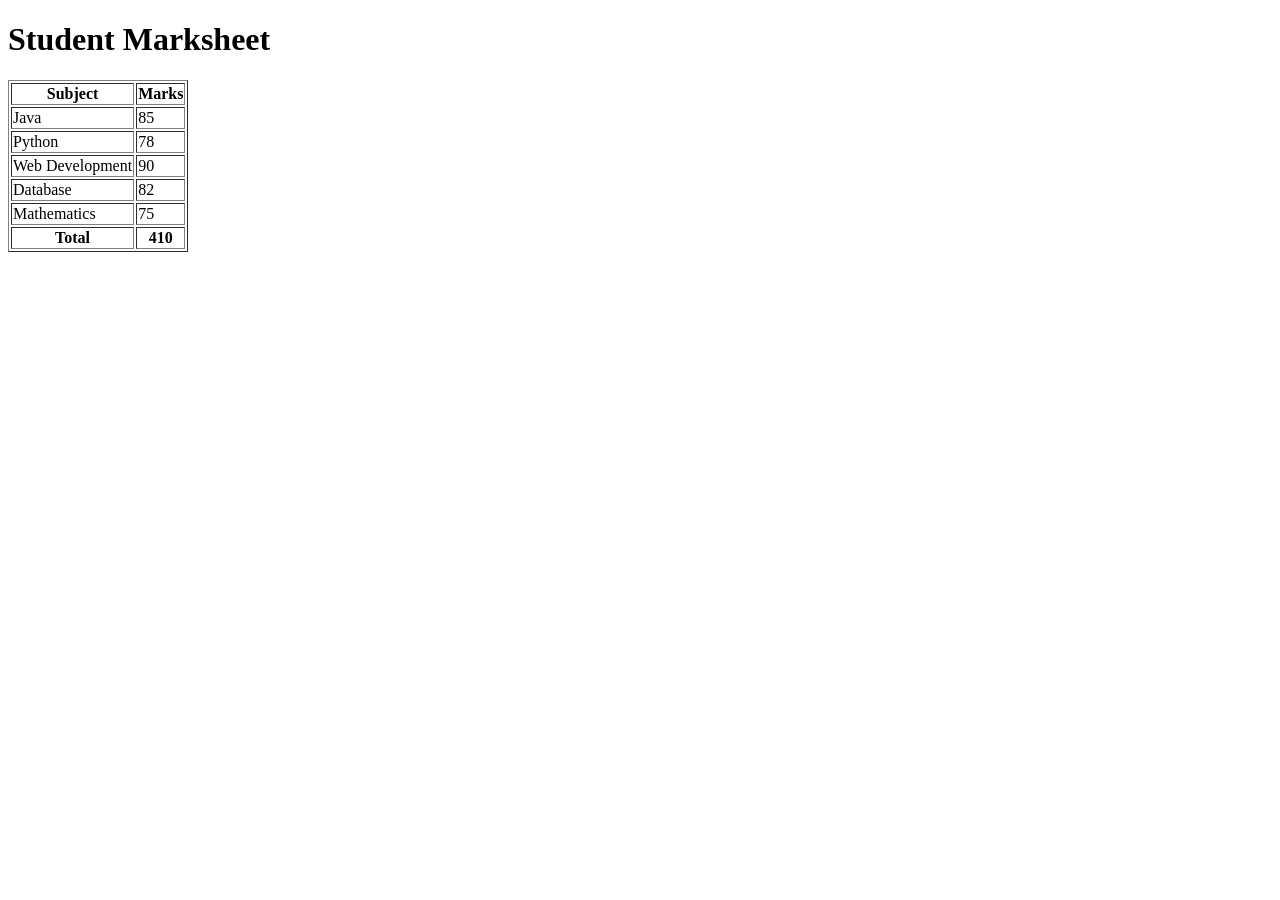
<file: Student Marksheet.html>
<!DOCTYPE html>
<html>
<head>
    <title>Student Marksheet</title>
</head>
<body>

    <h1>Student Marksheet</h1>

    <table border="1">
        <tr>
            <th>Subject</th>
            <th>Marks</th>
        </tr>

        <tr>
            <td>Java</td>
            <td>85</td>
        </tr>

        <tr>
            <td>Python</td>
            <td>78</td>
        </tr>

        <tr>
            <td>Web Development</td>
            <td>90</td>
        </tr>

        <tr>
            <td>Database</td>
            <td>82</td>
        </tr>

        <tr>
            <td>Mathematics</td>
            <td>75</td>
        </tr>

        <tr>
            <th>Total</th>
            <th>410</th>
        </tr>
    </table>

</body>
</html>
</file>
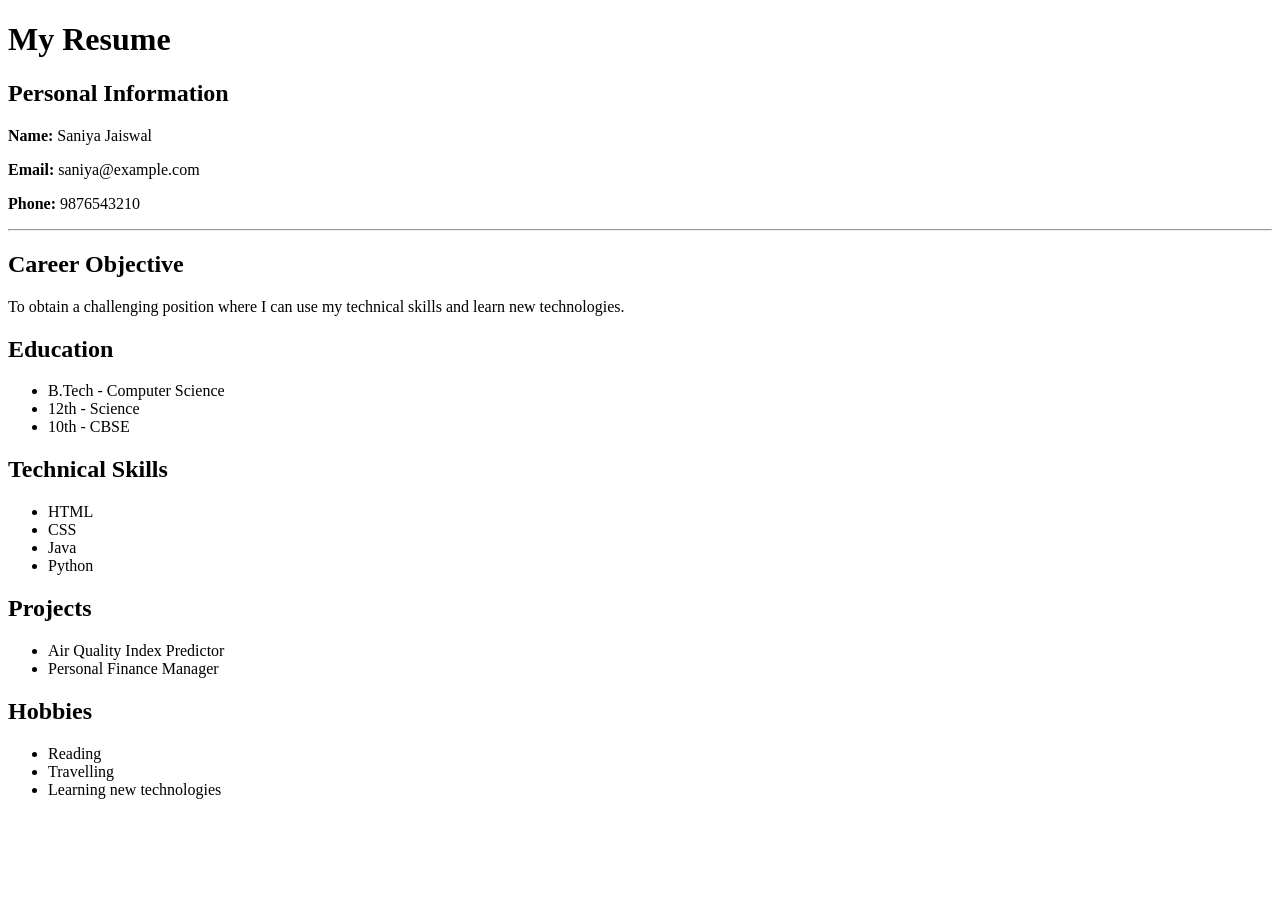
<file: Webpage Displaying .html>
<!DOCTYPE html>
<html>
<head>
    <title>My Resume</title>
</head>
<body>

    <h1>My Resume</h1>

    <h2>Personal Information</h2>

    <p><b>Name:</b> Saniya Jaiswal</p>
    <p><b>Email:</b> saniya@example.com</p>
    <p><b>Phone:</b> 9876543210</p>

    <hr>

    <h2>Career Objective</h2>

    <p>
        To obtain a challenging position where I can use my
        technical skills and learn new technologies.
    </p>

    <h2>Education</h2>

    <ul>
        <li>B.Tech - Computer Science</li>
        <li>12th - Science</li>
        <li>10th - CBSE</li>
    </ul>

    <h2>Technical Skills</h2>

    <ul>
        <li>HTML</li>
        <li>CSS</li>
        <li>Java</li>
        <li>Python</li>
    </ul>

    <h2>Projects</h2>

    <ul>
        <li>Air Quality Index Predictor</li>
        <li>Personal Finance Manager</li>
    </ul>

    <h2>Hobbies</h2>

    <ul>
        <li>Reading</li>
        <li>Travelling</li>
        <li>Learning new technologies</li>
    </ul>

</body>
</html>
</file>
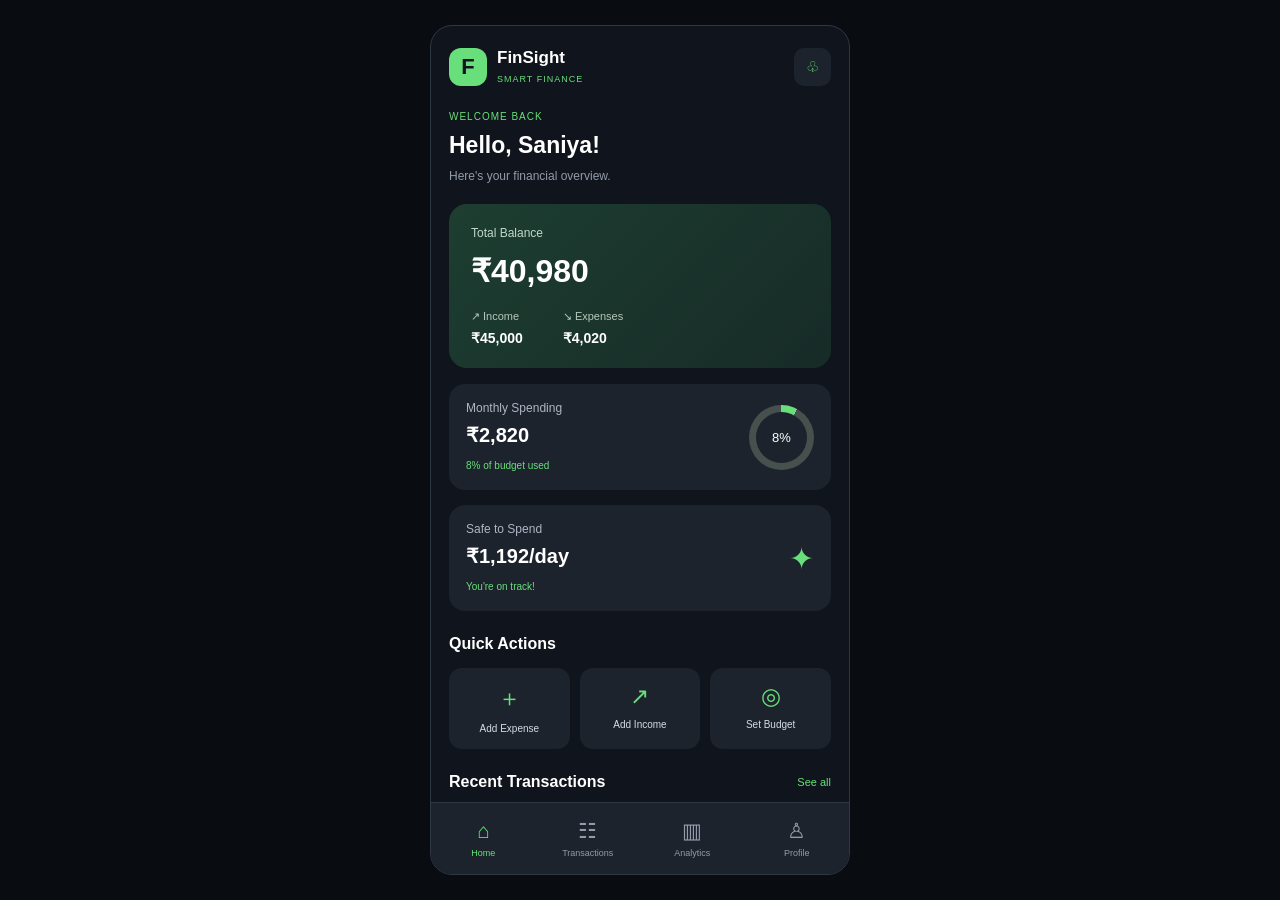
<file: FinSight-frontend/finsight/finsight-single-file.html>
<!DOCTYPE html>
<html lang="en">
<head>
<meta charset="UTF-8">
<meta name="viewport" content="width=device-width, initial-scale=1, viewport-fit=cover">
<title>FinSight - Smart Personal Finance Manager</title>
<style>
:root{--bg:#10141c;--card:#1d232d;--line:#303744;--mut:#929baa;--g:#68df7a;--r:#ff7070;--ink:#10141c;color-scheme:dark;box-sizing:border-box;padding-top:env(safe-area-inset-top,0px);padding-bottom:env(safe-area-inset-bottom,0px)}
*{margin:0;padding:0;box-sizing:border-box}
html,body{height:100%}
body{background:#090c11;color:#fff;font-family:Arial,sans-serif;display:flex;justify-content:center}
button{font:inherit;color:inherit}
.phone{position:relative;display:flex;flex-direction:column;width:100%;max-width:420px;height:100%;max-height:850px;margin:auto;background:var(--bg);overflow:hidden}
@media(min-width:501px){.phone{border-radius:22px;border:1px solid var(--line)}}
#view{flex:1;overflow-y:auto;padding:22px 18px 24px;scrollbar-width:none}
#view::-webkit-scrollbar{display:none}
nav{flex:none;height:72px;display:flex;background:var(--card);border-top:1px solid var(--line)}
nav button{flex:1;border:0;background:none;color:var(--mut);display:flex;flex-direction:column;align-items:center;justify-content:center;gap:5px;cursor:pointer}
nav button span{font-size:21px}nav button small{font-size:9px}
nav button.on{color:var(--g)}
.top{display:flex;justify-content:space-between;align-items:center;margin-bottom:20px}
.top h2{font-size:21px}
.brand{display:flex;align-items:center;gap:10px}.brand h3{font-size:17px}.brand small{font-size:9px;color:var(--g);letter-spacing:1px}
.logo{width:38px;height:38px;background:var(--g);color:var(--ink);display:flex;align-items:center;justify-content:center;border-radius:12px;font-size:22px;font-weight:bold}
.ibtn{background:var(--card);border:0;padding:10px 12px;border-radius:10px;color:var(--g);cursor:pointer;font-size:15px}
.back{font-size:30px;color:var(--g);background:none;border:0;cursor:pointer;line-height:1}
.mut{color:var(--mut);font-size:12px;line-height:1.6}
.g{color:var(--g)!important}.r{color:var(--r)!important}
.welcome{margin:18px 0}.welcome small{color:var(--g);font-size:10px;letter-spacing:1px}.welcome h2{margin:8px 0;font-size:23px}
.card{background:var(--card);padding:17px;border-radius:16px;margin-bottom:15px}
.bal{background:linear-gradient(135deg,#1d3e31,#172b27);padding:22px;border-radius:18px;margin-bottom:16px}
.bal p{color:#c0d8c8;font-size:12px}.bal h1{font-size:32px;margin:12px 0 20px}
.bal .row{display:flex;gap:40px}.bal .row div{display:flex;flex-direction:column;gap:7px}.bal small{color:#b7c9bd;font-size:11px}.bal b{font-size:14px}
.split{display:flex;justify-content:space-between;align-items:center}
.split p{color:#aeb6c3;font-size:12px;margin-bottom:8px}.split h2{font-size:20px;margin-bottom:8px}.split small{font-size:10px}
.ring{width:65px;height:65px;border-radius:50%;display:flex;align-items:center;justify-content:center}
.ring span{width:51px;height:51px;border-radius:50%;background:var(--card);display:flex;align-items:center;justify-content:center;font-size:13px}
.big{font-size:30px;color:var(--g)}
.sec{font-size:16px;margin:24px 0 15px}
.head{display:flex;justify-content:space-between;align-items:center;margin:24px 0 15px}.head h3{font-size:16px}
.link{background:none;border:0;color:var(--g);font-size:11px;cursor:pointer}
.qa{display:grid;grid-template-columns:repeat(3,1fr);gap:10px}
.qa button{background:var(--card);border:0;border-radius:13px;padding:15px 5px;display:flex;flex-direction:column;align-items:center;gap:9px;cursor:pointer}
.qa span{color:var(--g);font-size:23px}.qa small{font-size:10px;color:#d6dbe3}
.tx{display:flex;align-items:center;gap:12px;padding:14px 0;border-bottom:1px solid #252c37}
.ico{width:42px;height:42px;background:#252d38;display:flex;justify-content:center;align-items:center;border-radius:12px;font-size:19px;flex:none}
.tx .inf{flex:1;display:flex;flex-direction:column;gap:6px;min-width:0}.tx b{font-size:12px;overflow:hidden;text-overflow:ellipsis;white-space:nowrap}.tx small{font-size:10px;color:var(--mut)}
.tx strong{font-size:12px}.tx .del{display:block;margin:7px 0 0 auto;background:none;border:0;color:var(--r);cursor:pointer;font-size:11px}
.search{width:100%;background:var(--card);border:1px solid transparent;outline:0;color:#fff;padding:14px;border-radius:10px;font-size:12px;margin:16px 0 4px}
.search:focus,.in:focus{border-color:var(--g)}
.chips{display:flex;gap:10px;margin:15px 0 20px}
.chips button{background:var(--card);border:0;color:#aeb6c3;padding:9px 17px;border-radius:20px;font-size:11px;cursor:pointer}
.chips .on{background:var(--g);color:var(--ink);font-weight:bold}
.empty{text-align:center;padding:30px 10px}
.seg{display:flex;background:var(--card);border-radius:12px;padding:5px;margin:20px 0 22px}
.seg button{flex:1;border:0;background:none;color:var(--mut);padding:11px;border-radius:9px;font-size:12px;cursor:pointer}
.seg .on{background:var(--g);color:var(--ink);font-weight:bold}
.amt{text-align:center;margin-bottom:22px}.amt small{color:var(--mut);font-size:10px;letter-spacing:1px}
.amt input{display:block;width:210px;max-width:100%;margin:12px auto;background:var(--card);border:1px solid var(--line);color:#fff;padding:13px;border-radius:11px;outline:0;font-size:25px;font-weight:bold;text-align:center}
.amt input:focus{border-color:var(--g)}
.fg{margin-bottom:16px}.fg label{display:block;font-size:12px;margin-bottom:8px;color:#dce1e8}
.in{width:100%;background:var(--card);border:1px solid var(--line);color:#fff;padding:13px;border-radius:11px;outline:0;font:inherit;font-size:13px}
.btn{width:100%;border:0;background:var(--g);color:var(--ink);padding:15px;border-radius:12px;font-weight:bold;font-size:13px;cursor:pointer}
.ghost{background:var(--card);color:#fff}
.msg{text-align:center;margin-top:10px;min-height:18px;font-size:12px}
.chart{height:150px;display:flex;align-items:flex-end;justify-content:space-around;gap:8px;margin:25px 0 28px;border-bottom:1px solid #46504c}
.chart div{flex:1;max-width:35px;background:var(--g);border-radius:7px 7px 0 0;position:relative;min-height:4px}
.chart small{position:absolute;bottom:-22px;left:50%;transform:translateX(-50%);color:var(--mut);font-size:10px}
.two{display:grid;grid-template-columns:1fr 1fr;gap:12px;margin-bottom:15px}.two .card{margin:0}.two small{color:var(--mut);font-size:11px}.two h3{font-size:17px;margin-top:10px}
.crow{display:flex;justify-content:space-between;align-items:center;margin:12px 0 0;font-size:11px}
.bar{width:100%;height:7px;background:#343d49;border-radius:20px;overflow:hidden;margin:9px 0}.bar i{display:block;height:100%;background:var(--g);border-radius:20px}
.bar.over i{background:var(--r)}
.card h1{font-size:29px;margin:12px 0}.card>small{color:#aeb6c3;font-size:11px}
.nums{display:flex;justify-content:space-between;margin:18px 0 10px;font-size:11px}
.goalh{display:flex;align-items:center;gap:12px;margin-bottom:16px}.goalh .ico{background:#293b30;width:43px;height:43px;font-size:20px}.goalh h3{font-size:14px;margin-bottom:5px}.goalh div{flex:1}
.goal h2{font-size:19px}.goal h2 small{font-size:11px;font-weight:normal;color:var(--mut)}
.foot{display:flex;justify-content:space-between;align-items:center;margin-top:10px}.foot small{font-size:10px}
.mini{background:#293b30;color:var(--g);border:0;border-radius:8px;padding:7px 11px;font-size:11px;cursor:pointer}
.prof{text-align:center;margin:20px 0 26px}
.av{width:75px;height:75px;background:var(--g);color:var(--ink);border-radius:50%;display:flex;justify-content:center;align-items:center;font-size:30px;font-weight:bold;margin:0 auto 15px}
.prof h2{font-size:18px;margin-bottom:6px}.prof .btn{width:auto;padding:10px 22px;font-size:11px;margin-top:14px}
.menu{display:flex;align-items:center;gap:13px;width:100%;text-align:left;background:var(--card);border:0;padding:15px;border-radius:12px;margin-bottom:10px;cursor:pointer}
.menu>span{font-size:20px}.menu div{flex:1;display:flex;flex-direction:column;gap:5px}.menu b{font-size:12px}.menu small{color:var(--mut);font-size:10px}.menu strong{color:var(--mut);font-size:20px}
.logout{width:100%;background:none;border:0;color:var(--r);padding:18px;font-size:13px;cursor:pointer}
#sheet{position:absolute;inset:0;z-index:50;display:none;align-items:flex-end;background:rgba(0,0,0,.6)}
#sheet.open{display:flex}
#sheet form{width:100%;max-height:90%;overflow-y:auto;background:var(--bg);border-top:1px solid var(--line);border-radius:20px 20px 0 0;padding:22px 18px calc(22px + env(safe-area-inset-bottom,0px))}
#sheet h3{margin-bottom:16px}#sheet .acts{display:flex;gap:10px;margin-top:6px}
#toast{position:absolute;left:50%;bottom:90px;transform:translateX(-50%);background:#e8f7ec;color:var(--ink);padding:10px 16px;border-radius:20px;font-size:12px;font-weight:bold;opacity:0;pointer-events:none;transition:opacity .2s;z-index:60;white-space:nowrap}
#toast.show{opacity:1}
button:focus-visible,.in:focus-visible{outline:2px solid var(--g);outline-offset:2px}
</style>
</head>
<body>
<div class="phone" id="app">
  <div id="view"></div>
  <nav id="nav">
    <button data-go="home"><span>⌂</span><small>Home</small></button>
    <button data-go="transactions"><span>☷</span><small>Transactions</small></button>
    <button data-go="analytics"><span>▥</span><small>Analytics</small></button>
    <button data-go="profile"><span>♙</span><small>Profile</small></button>
  </nav>
  <div id="sheet"></div>
  <div id="toast"></div>
</div>

<script>
(function () {
  const KEY = "finsight_v2";
  const $ = s => document.querySelector(s);
  const esc = s => String(s).replace(/[&<>"']/g, c => ({"&":"&amp;","<":"&lt;",">":"&gt;",'"':"&quot;","'":"&#39;"}[c]));
  const fmt = n => "₹" + Number(n).toLocaleString("en-IN", { maximumFractionDigits: 2 });
  const pad = n => String(n).padStart(2, "0");
  const ymd = d => d.getFullYear() + "-" + pad(d.getMonth() + 1) + "-" + pad(d.getDate());
  const today = () => ymd(new Date());
  const ago = n => { const d = new Date(); d.setDate(d.getDate() - n); return ymd(d); };
  const ICONS = { "Food & Dining":"🍔", Shopping:"🛍️", Transport:"🚕", Entertainment:"🎬", Health:"💊", Education:"📚", Bills:"📄", Salary:"💰", Freelance:"💻", Gift:"🎁", Other:"📦" };
  const CATS = { Expense:["Food & Dining","Shopping","Transport","Entertainment","Health","Education","Bills","Other"], Income:["Salary","Freelance","Gift","Other"] };
  const PAY = ["UPI","Cash","Debit Card","Credit Card","Net Banking","Bank Transfer"];

  function seed() {
    const first = ymd(new Date(new Date().getFullYear(), new Date().getMonth(), 1));
    let id = 1;
    const t = (title, type, category, amount, date, payment) => ({ id: id++, title, type, category, amount, date, payment, notes: "" });
    return {
      name: "Saniya Jaiswal", budget: 35000,
      cb: { "Food & Dining": 8000, Transport: 5000, Shopping: 8000, Bills: 7000 },
      goals: [
        { id: 1, name: "Japan Trip", icon: "✈️", kind: "Travel Goal", saved: 30000, target: 100000, due: "2027-12" },
        { id: 2, name: "Emergency Fund", icon: "🛡️", kind: "Safety Goal", saved: 5000, target: 30000, due: "2027-06" },
        { id: 3, name: "New Laptop", icon: "💻", kind: "Personal Goal", saved: 0, target: 50000, due: "" }
      ],
      tx: [
        t("Salary", "Income", "Salary", 45000, first, "Bank Transfer"),
        t("Electricity bill", "Expense", "Bills", 2100, first, "Net Banking"),
        t("Shopping", "Expense", "Shopping", 1200, ago(5), "Debit Card"),
        t("Transport", "Expense", "Transport", 250, ago(2), "UPI"),
        t("Coffee", "Expense", "Food & Dining", 120, ago(1), "UPI"),
        t("Food & Dining", "Expense", "Food & Dining", 350, ago(0), "UPI")
      ]
    };
  }
  let store = null;
  const mem = {};
  function load() {
    try { const raw = localStorage.getItem(KEY); if (raw) return JSON.parse(raw); } catch (e) {}
    return seed();
  }
  function save() { try { localStorage.setItem(KEY, JSON.stringify(S)); } catch (e) {} }
  const S = load();

  let route = "home", prev = "home", addType = "Expense", filter = "All", q = "", period = "month";

  // ---------- helpers ----------
  const sum = (arr) => arr.reduce((a, t) => a + Number(t.amount), 0);
  const ofType = (type, from, to) => S.tx.filter(t => t.type === type && (!from || t.date >= from) && (!to || t.date <= to));
  const mRange = (off = 0) => { const d = new Date(); d.setDate(1); d.setMonth(d.getMonth() + off); const p = d.getFullYear() + "-" + pad(d.getMonth() + 1); return [p + "-01", p + "-31"]; };
  function nice(d) {
    if (d === today()) return "Today";
    if (d === ago(1)) return "Yesterday";
    return new Date(d + "T12:00:00").toLocaleDateString("en-GB", { day: "numeric", month: "short" });
  }
  const sorted = a => [...a].sort((x, y) => y.date.localeCompare(x.date) || y.id - x.id);
  const monthSpent = () => sum(ofType("Expense", ...mRange()));
  const catSpent = c => sum(ofType("Expense", ...mRange()).filter(t => t.category === c));

  function toast(msg) {
    const el = $("#toast"); el.textContent = msg; el.classList.add("show");
    clearTimeout(toast.t); toast.t = setTimeout(() => el.classList.remove("show"), 1800);
  }
  function sheet(title, body, cb, okLabel = "Save") {
    const el = $("#sheet");
    el.innerHTML = `<form><h3>${title}</h3>${body}<div class="acts"><button type="button" class="btn ghost" data-act="close">Cancel</button><button class="btn">${okLabel}</button></div></form>`;
    el.classList.add("open");
    el.querySelector("form").onsubmit = e => {
      e.preventDefault();
      const data = Object.fromEntries(new FormData(e.target));
      if (cb(data) !== false) closeSheet();
    };
  }
  const closeSheet = () => { $("#sheet").classList.remove("open"); $("#sheet").innerHTML = ""; };
  const field = (label, name, val = "", attrs = "") => `<div class="fg"><label>${label}</label><input class="in" name="${name}" value="${esc(val)}" ${attrs}></div>`;

  // ---------- rows ----------
  function txRow(t, withDelete) {
    const inc = t.type === "Income";
    return `<div class="tx"><div class="ico">${ICONS[t.category] || "📦"}</div>
      <div class="inf"><b>${esc(t.title)}</b><small>${nice(t.date)} · ${esc(t.payment || t.category)}</small></div>
      <div><strong class="${inc ? "g" : "r"}">${inc ? "+" : "-"}${fmt(t.amount)}</strong>
      ${withDelete ? `<button class="del" data-act="del" data-id="${t.id}">Delete</button>` : ""}</div></div>`;
  }
  function txList() {
    let list = sorted(S.tx);
    if (filter !== "All") list = list.filter(t => t.type === filter);
    if (q) list = list.filter(t => (t.title + " " + t.category).toLowerCase().includes(q));
    return list.length ? list.map(t => txRow(t, true)).join("") : `<p class="mut empty">No transactions found.</p>`;
  }
  const topNav = (title, right = "") => `<div class="top"><h2>${title}</h2>${right}</div>`;

  // ---------- views ----------
  const V = {};
  V.home = () => {
    const inc = sum(S.tx.filter(t => t.type === "Income")), exp = sum(S.tx.filter(t => t.type === "Expense"));
    const spent = monthSpent(), pct = S.budget > 0 ? Math.round(spent / S.budget * 100) : 0;
    const now = new Date(), dim = new Date(now.getFullYear(), now.getMonth() + 1, 0).getDate();
    const safe = Math.max(0, (S.budget - spent) / (dim - now.getDate() + 1));
    const over = spent > S.budget;
    return `<div class="top"><div class="brand"><div class="logo">F</div><div><h3>FinSight</h3><small>SMART FINANCE</small></div></div><button class="ibtn" data-act="toast" data-msg="No new notifications">♧</button></div>
    <div class="welcome"><small>WELCOME BACK</small><h2>Hello, ${esc(S.name.split(" ")[0])}!</h2><p class="mut">Here's your financial overview.</p></div>
    <div class="bal"><p>Total Balance</p><h1>${fmt(inc - exp)}</h1><div class="row"><div><small>↗ Income</small><b>${fmt(inc)}</b></div><div><small>↘ Expenses</small><b>${fmt(exp)}</b></div></div></div>
    <div class="card split"><div><p>Monthly Spending</p><h2>${fmt(spent)}</h2><small class="${over ? "r" : "g"}">${pct}% of budget used</small></div>
      <div class="ring" style="background:conic-gradient(${over ? "var(--r)" : "var(--g)"} ${Math.min(pct, 100) * 3.6}deg,#46504c 0)"><span>${pct}%</span></div></div>
    <div class="card split"><div><p>Safe to Spend</p><h2>${fmt(Math.round(safe))}/day</h2><small class="${over ? "r" : "g"}">${over ? "You're over budget" : "You're on track!"}</small></div><span class="big">✦</span></div>
    <h3 class="sec">Quick Actions</h3>
    <div class="qa"><button data-go="add" data-type="Expense"><span>＋</span><small>Add Expense</small></button><button data-go="add" data-type="Income"><span>↗</span><small>Add Income</small></button><button data-go="budget"><span>◎</span><small>Set Budget</small></button></div>
    <div class="head"><h3>Recent Transactions</h3><button class="link" data-go="transactions">See all</button></div>
    ${sorted(S.tx).slice(0, 4).map(t => txRow(t)).join("") || `<p class="mut empty">No transactions yet. Add your first one.</p>`}`;
  };
  V.transactions = () => `${topNav("Transactions")}<p class="mut">Track your income and expenses.</p>
    <input class="search" id="q" type="search" placeholder="Search transactions..." value="${esc(q)}">
    <div class="chips">${["All","Income","Expense"].map(f => `<button data-act="filter" data-v="${f}" class="${filter === f ? "on" : ""}">${f}</button>`).join("")}</div>
    <div class="head" style="margin-top:6px"><h3>Recent Activity</h3><small class="mut">${new Date().toLocaleDateString("en-GB", { month: "long", year: "numeric" })}</small></div>
    <div id="txList">${txList()}</div>`;
  const opts = (arr, sel) => arr.map(o => `<option ${o === sel ? "selected" : ""}>${o}</option>`).join("");
  V.add = () => `<div class="top"><button class="back" data-act="back">‹</button><h2>Add Transaction</h2><span style="width:30px"></span></div>
    <p class="mut">Record your income or expenses.</p>
    <form id="txForm" autocomplete="off">
      <div class="seg"><button type="button" data-act="type" data-v="Expense" class="${addType === "Expense" ? "on" : ""}">Expense</button><button type="button" data-act="type" data-v="Income" class="${addType === "Income" ? "on" : ""}">Income</button></div>
      <input type="hidden" name="type" value="${addType}">
      <div class="amt"><small>ENTER AMOUNT</small><input name="amount" type="number" inputmode="decimal" min="0.01" step="0.01" placeholder="₹ 0.00" required><p class="mut" style="font-size:10px">Enter transaction amount</p></div>
      <div class="fg"><label>Transaction Title</label><input class="in" name="title" placeholder="e.g. Grocery shopping" required></div>
      <div class="fg"><label>Category</label><select class="in" name="category" id="catSel" required><option value="">Select Category</option>${opts(CATS[addType])}</select></div>
      <div class="fg"><label>Date</label><input class="in" type="date" name="date" value="${today()}" required></div>
      <div class="fg"><label>Payment Method</label><select class="in" name="payment" required><option value="">Select Payment Method</option>${opts(PAY)}</select></div>
      <div class="fg"><label>Notes (Optional)</label><input class="in" name="notes" placeholder="Add a note..."></div>
      <button class="btn">Save Transaction</button><p class="msg" id="msg"></p>
    </form>`;

  function periodData() {
    const d = new Date(), t = today();
    let cur, prv, buckets = [], labels = [];
    if (period === "week") {
      cur = [ago(6), t]; prv = [ago(13), ago(7)];
      for (let i = 6; i >= 0; i--) { const x = new Date(); x.setDate(x.getDate() - i); buckets.push(sum(ofType("Expense", ymd(x), ymd(x)))); labels.push(x.toLocaleDateString("en-US", { weekday: "short" }).slice(0, 2)); }
    } else if (period === "year") {
      const y = d.getFullYear(); cur = [y + "-01-01", y + "-12-31"]; prv = [(y - 1) + "-01-01", (y - 1) + "-12-31"];
      for (let m = 1; m <= 12; m++) { const p = y + "-" + pad(m); buckets.push(sum(ofType("Expense", p + "-01", p + "-31"))); labels.push("JFMAMJJASOND"[m - 1]); }
    } else {
      cur = mRange(); prv = mRange(-1);
      buckets = [0, 0, 0, 0];
      ofType("Expense", ...cur).forEach(x => { buckets[Math.min(Math.floor((+x.date.slice(8) - 1) / 7), 3)] += Number(x.amount); });
      labels = ["W1", "W2", "W3", "W4"];
    }
    return { cur, prv, buckets, labels };
  }
  V.analytics = () => {
    const { cur, prv, buckets, labels } = periodData();
    const exp = ofType("Expense", ...cur), inc = ofType("Income", ...cur);
    const te = sum(exp), tp = sum(ofType("Expense", ...prv));
    const cats = {}; exp.forEach(t => cats[t.category] = (cats[t.category] || 0) + Number(t.amount));
    const entries = Object.entries(cats).sort((a, b) => b[1] - a[1]);
    const max = Math.max(...buckets, 1);
    const change = tp > 0 ? ((te - tp) / tp * 100) : null;
    const word = { week: "last week", month: "last month", year: "last year" }[period];
    return `${topNav("Analytics")}<p class="mut">Understand your spending habits.</p>
    <div class="chips">${["week","month","year"].map(p => `<button data-act="period" data-v="${p}" class="${period === p ? "on" : ""}">${p[0].toUpperCase() + p.slice(1)}</button>`).join("")}</div>
    <div class="card"><small class="mut">Total Expenses</small><h1>${fmt(te)}</h1>
      <small class="${change !== null && change > 0 ? "r" : "g"}">${change === null ? "No data for " + word : (change > 0 ? "↑ " : "↓ ") + Math.abs(change).toFixed(1) + "% compared to " + word}</small>
      <div class="chart">${buckets.map((v, i) => `<div style="height:${v ? Math.max(v / max * 100, 6) : 4}%;${v ? "" : "opacity:.3"}"><small>${labels[i]}</small></div>`).join("")}</div></div>
    <h3 class="sec">Income vs Expenses</h3>
    <div class="two"><div class="card"><small>Income</small><h3 class="g">${fmt(sum(inc))}</h3></div><div class="card"><small>Expenses</small><h3 class="r">${fmt(te)}</h3></div></div>
    <h3 class="sec">Spending by Category</h3>
    <div class="card">${entries.length ? entries.map(([c, a]) => `<div class="crow"><span>${ICONS[c] || ""} ${esc(c)}</span><b>${fmt(a)}</b></div><div class="bar"><i style="width:${a / te * 100}%"></i></div>`).join("") : `<p class="mut">No expense data for this period.</p>`}</div>
    <div class="card"><small class="g">SPENDING INSIGHT</small><p class="mut" style="margin-top:10px;color:#d0d6df">${entries.length ? "Your highest spending category in this period is " + esc(entries[0][0]) + " (" + Math.round(entries[0][1] / te * 100) + "% of expenses)." : "Add some expenses to see insights."}</p></div>`;
  };
  V.budget = () => {
    const spent = monthSpent(), left = S.budget - spent, pct = S.budget ? Math.min(spent / S.budget * 100, 100) : 0;
    return `<div class="top"><button class="back" data-act="back">‹</button><h2>My Budget</h2><button class="ibtn" data-act="editBudget">＋</button></div>
    <p class="mut">Manage your monthly spending limits.</p><div style="height:16px"></div>
    <div class="card"><small>Total Monthly Budget</small><h1>${fmt(S.budget)}</h1>
      <div class="nums"><span>Spent <b>${fmt(spent)}</b></span><span>${left < 0 ? "Over by" : "Left"} <b class="${left < 0 ? "r" : "g"}">${fmt(Math.abs(left))}</b></span></div>
      <div class="bar ${left < 0 ? "over" : ""}"><i style="width:${pct}%"></i></div><small class="mut">${Math.round(S.budget ? spent / S.budget * 100 : 0)}% of your budget used</small></div>
    <div class="head"><h3>Category Budgets</h3><button class="link" data-act="editBudget">Edit</button></div>
    ${Object.entries(S.cb).map(([c, lim]) => { const s = catSpent(c), o = s > lim; return `<div class="card"><div class="crow" style="margin-top:0"><span>${ICONS[c] || ""} ${esc(c)}</span><b>${fmt(s)} / ${fmt(lim)}</b></div><div class="bar ${o ? "over" : ""}"><i style="width:${lim ? Math.min(s / lim * 100, 100) : 0}%"></i></div><small class="${o ? "r" : "mut"}" style="font-size:10px">${o ? fmt(s - lim) + " over limit" : fmt(lim - s) + " remaining"}</small></div>`; }).join("") || `<p class="mut empty">No category budgets yet.</p>`}
    <button class="btn" data-act="editBudget">＋ Create New Budget</button>`;
  };
  const dueLabel = v => v ? "Target: " + new Date(v + "-01T12:00:00").toLocaleDateString("en-GB", { month: "short", year: "numeric" }) : "No target date";
  V.savings = () => `<div class="top"><button class="back" data-act="back">‹</button><h2>Savings Goals</h2><button class="ibtn" data-act="newGoal">＋</button></div>
    <p class="mut">Save today for your tomorrow.</p><div style="height:16px"></div>
    <div class="card"><small>Total Savings</small><h1>${fmt(sum(S.goals.map(g => ({ amount: g.saved }))))}</h1><p class="g" style="font-size:12px">Across all your goals</p></div>
    <div class="head"><h3>Your Goals</h3></div>
    ${S.goals.map(g => { const p = g.target ? Math.min(Math.round(g.saved / g.target * 100), 100) : 0; return `<div class="card goal"><div class="goalh"><div class="ico">${g.icon}</div><div><h3>${esc(g.name)}</h3><small class="mut" style="font-size:10px">${esc(g.kind)}</small></div><button class="link r" data-act="delGoal" data-id="${g.id}">Delete</button></div>
      <h2>${fmt(g.saved)} <small>/ ${fmt(g.target)}</small></h2><div class="bar"><i style="width:${p}%"></i></div>
      <div class="foot"><small class="g">${p}% completed</small><small class="mut">${dueLabel(g.due)}</small><button class="mini" data-act="fund" data-id="${g.id}">＋ Add money</button></div></div>`; }).join("") || `<p class="mut empty">No goals yet. Create one to get started.</p>`}
    <button class="btn" data-act="newGoal">＋ Create New Goal</button>`;
  V.profile = () => {
    const m = (icon, t, s, attr) => `<button class="menu" ${attr}><span>${icon}</span><div><b>${t}</b><small>${s}</small></div><strong>›</strong></button>`;
    return `${topNav("My Profile", `<button class="ibtn" data-act="toast" data-msg="Settings coming soon">⚙</button>`)}
    <div class="prof"><div class="av">${esc(S.name[0] || "U").toUpperCase()}</div><h2>${esc(S.name)}</h2><p class="mut">saniya@example.com</p><button class="btn" data-act="editProfile">Edit Profile</button></div>
    <h3 class="sec">Account</h3>
    ${m("🎯", "Savings Goals", "Track your financial goals", 'data-go="savings"')}
    ${m("◎", "Budget", "Manage monthly limits", 'data-go="budget"')}
    ${m("💳", "My Accounts", "Manage your accounts", 'data-act="toast" data-msg="Accounts coming soon"')}
    ${m("🔔", "Reminders", "Manage upcoming bills", 'data-act="toast" data-msg="Reminders coming soon"')}
    <h3 class="sec">Preferences</h3>
    ${m("🌙", "Appearance", "Dark theme", 'data-act="toast" data-msg="Dark theme is active"')}
    ${m("💱", "Currency", "Indian Rupee (INR)", 'data-act="toast" data-msg="Currency is set to INR"')}
    ${m("🗑️", "Reset Data", "Restore the sample data", 'data-act="reset"')}
    ${m("🧹", "Clear All Data", "Start with a blank slate", 'data-act="clear"')}
    <button class="logout" data-act="toast" data-msg="Logged out (demo)">Log Out</button>`;
  };

  // ---------- render / navigation ----------
  const NAVMAP = { home: "home", transactions: "transactions", analytics: "analytics", budget: "analytics", profile: "profile", savings: "profile" };
  function render() {
    $("#view").innerHTML = V[route]();
    document.querySelectorAll("#nav button").forEach(b => b.classList.toggle("on", b.dataset.go === NAVMAP[route]));
  }
  function go(name, type) {
    if (name === "add") { prev = route; addType = type || "Expense"; }
    route = name; render(); $("#view").scrollTop = 0;
  }

  // ---------- actions ----------
  const A = {
    close: closeSheet,
    back: () => go(prev === "add" ? "home" : prev),
    toast: el => toast(el.dataset.msg),
    filter: el => { filter = el.dataset.v; render(); },
    period: el => { period = el.dataset.v; render(); },
    type: el => {
      addType = el.dataset.v;
      document.querySelectorAll(".seg button").forEach(b => b.classList.toggle("on", b.dataset.v === addType));
      document.querySelector('#txForm [name=type]').value = addType;
      $("#catSel").innerHTML = '<option value="">Select Category</option>' + opts(CATS[addType]);
    },
    del: el => sheet("Delete transaction?", `<p class="mut" style="margin-bottom:16px">This can't be undone.</p>`, () => {
      S.tx = S.tx.filter(t => t.id !== Number(el.dataset.id)); save(); render(); toast("Transaction deleted");
    }, "Delete"),
    editBudget: () => {
      const cats = [...new Set([...Object.keys(S.cb), ...CATS.Expense])];
      sheet("Edit budgets", field("Total monthly budget (₹)", "total", S.budget, 'type="number" min="0" step="1" required') +
        `<p class="mut" style="margin-bottom:10px">Category limits (leave blank to remove)</p>` +
        cats.map(c => field(c, "c_" + c, S.cb[c] ?? "", 'type="number" min="0" step="1" placeholder="No limit"')).join(""),
        d => {
          S.budget = Number(d.total) || 0; S.cb = {};
          cats.forEach(c => { if (d["c_" + c] !== "" && Number(d["c_" + c]) > 0) S.cb[c] = Number(d["c_" + c]); });
          save(); render(); toast("Budget updated");
        });
    },
    newGoal: () => sheet("New savings goal",
      field("Goal name", "name", "", 'required placeholder="e.g. New phone"') +
      field("Target amount (₹)", "target", "", 'type="number" min="1" required') +
      field("Already saved (₹)", "saved", "0", 'type="number" min="0"') +
      field("Target month", "due", "", 'type="month"') +
      `<div class="fg"><label>Icon</label><select class="in" name="icon">${["🎯","✈️","🛡️","💻","🏠","🚗","📱","🎓"].map(i => `<option>${i}</option>`).join("")}</select></div>`,
      d => { S.goals.push({ id: Date.now(), name: d.name.trim(), icon: d.icon, kind: "Personal Goal", saved: Number(d.saved) || 0, target: Number(d.target), due: d.due }); save(); render(); toast("Goal created"); }),
    fund: el => {
      const g = S.goals.find(x => x.id === Number(el.dataset.id));
      sheet("Add to " + esc(g.name), field("Amount (₹)", "amt", "", 'type="number" min="1" required'),
        d => { g.saved += Number(d.amt); save(); render(); toast("Money added"); });
    },
    delGoal: el => sheet("Delete goal?", `<p class="mut" style="margin-bottom:16px">This goal and its progress will be removed.</p>`,
      () => { S.goals = S.goals.filter(g => g.id !== Number(el.dataset.id)); save(); render(); }, "Delete"),
    editProfile: () => sheet("Edit profile", field("Full name", "name", S.name, "required"),
      d => { S.name = d.name.trim() || S.name; save(); render(); toast("Profile updated"); }),
    reset: () => sheet("Reset data?", `<p class="mut" style="margin-bottom:16px">Everything will be replaced with the sample data.</p>`,
      () => { Object.assign(S, seed()); save(); go("home"); toast("Sample data restored"); }, "Reset"),
    clear: () => sheet("Clear all data?", `<p class="mut" style="margin-bottom:16px">All transactions and goals will be deleted.</p>`,
      () => { S.tx = []; S.goals = []; S.cb = {}; save(); go("home"); toast("All data cleared"); }, "Clear")
  };

  document.addEventListener("click", e => {
    const el = e.target.closest("[data-go],[data-act]");
    if (!el) return;
    if (el.dataset.go) return go(el.dataset.go, el.dataset.type);
    const fn = A[el.dataset.act]; if (fn) fn(el);
  });
  document.addEventListener("input", e => {
    if (e.target.id === "q") { q = e.target.value.trim().toLowerCase(); $("#txList").innerHTML = txList(); }
  });
  document.addEventListener("submit", e => {
    if (e.target.id !== "txForm") return;
    e.preventDefault();
    const d = Object.fromEntries(new FormData(e.target)), msg = $("#msg");
    const amount = Number(d.amount);
    if (!(amount > 0) || !d.title.trim() || !d.category || !d.date || !d.payment) {
      msg.textContent = "Please enter all required details."; msg.className = "msg r"; return;
    }
    S.tx.push({ id: Date.now(), title: d.title.trim(), type: d.type, category: d.category, amount, date: d.date, payment: d.payment, notes: (d.notes || "").trim() });
    save(); filter = "All"; q = "";
    toast(d.type + " saved"); go("transactions");
  });

  render();
})();
</script>
</body>
</html>
</file>
<file: Assignment 4/style.css>
body {
    background-color: #f4f4f4;
    font-family: Arial, sans-serif;
}

h2 {
    color: #333;
    font-weight: bold;
}

.product-card {
    border: none;
    border-radius: 10px;
    overflow: hidden;
    background-color: white;
    height: 100%;
    transition: 0.3s;
}

.product-card:hover {
    transform: translateY(-5px);
}

.product-card img {
    width: 100%;
    height: 180px;
    object-fit: cover;
}

.discount {
    color: green;
    font-weight: bold;
}

.cart-box {
    background-color: white;
    padding: 20px;
    border-radius: 10px;
    box-shadow: 0 2px 8px rgba(0, 0, 0, 0.1);
}

.cart-item {
    border-bottom: 1px solid #ddd;
    padding: 10px 0;
}

.cart-item img {
    width: 60px;
    height: 60px;
    object-fit: cover;
    border-radius: 5px;
}

@media (max-width: 768px) {
    .cart-box {
        margin-top: 20px;
    }
}
</file>
<file: FinSight-Static-UI/style.css>
* {
    margin: 0;
    padding: 0;
    box-sizing: border-box;
}

body {
    font-family: "Segoe UI", Arial, sans-serif;
    background: #f5f7fc;
    color: #202944;
}

.app {
    display: flex;
    min-height: 100vh;
}

/* Sidebar */

.sidebar {
    width: 235px;
    background: white;
    padding: 25px 18px;
    border-right: 1px solid #edf0f6;
    display: flex;
    flex-direction: column;
}

.brand {
    display: flex;
    align-items: center;
    gap: 10px;
    margin-bottom: 45px;
}

.logo {
    background: linear-gradient(135deg, #496cf6, #8a65ed);
    color: white;
    width: 42px;
    height: 42px;
    border-radius: 12px;
    display: grid;
    place-items: center;
    font-size: 23px;
    font-weight: bold;
}

.brand h2 {
    font-size: 22px;
}

.brand small {
    color: #8791a8;
    font-size: 9px;
    letter-spacing: 1px;
}

.menu-title {
    font-size: 10px;
    color: #9aa3b6;
    margin-bottom: 12px;
}

nav a {
    display: block;
    padding: 13px;
    margin-bottom: 6px;
    text-decoration: none;
    color: #737e95;
    border-radius: 9px;
    font-weight: 600;
}

nav a:hover,
nav a.active {
    background: #eef1ff;
    color: #526cf5;
}

.sidebar-bottom {
    margin-top: auto;
}

.tip {
    background: #f1f3ff;
    padding: 17px;
    border-radius: 12px;
    margin-bottom: 18px;
}

.tip h3 {
    font-size: 13px;
}

.tip p {
    font-size: 11px;
    color: #8791a8;
    margin-top: 7px;
    line-height: 1.5;
}

.settings-link {
    display: block;
    padding: 12px;
    color: #737e95;
    text-decoration: none;
}

.profile {
    display: flex;
    align-items: center;
    gap: 10px;
    border-top: 1px solid #edf0f6;
    padding-top: 18px;
    margin-top: 10px;
    font-size: 11px;
}

.avatar {
    background: #e8ebff;
    color: #526cf5;
    width: 38px;
    height: 38px;
    display: grid;
    place-items: center;
    border-radius: 50%;
    font-weight: bold;
}

.profile small {
    display: block;
    color: #8791a8;
    margin-top: 4px;
}

/* Main */

.main {
    flex: 1;
    min-width: 0;
    padding: 30px;
}

.topbar {
    display: flex;
    justify-content: space-between;
    align-items: center;
    margin-bottom: 28px;
    gap: 15px;
}

.date {
    font-size: 10px;
    letter-spacing: 1px;
    color: #9aa3b6;
    font-weight: bold;
}

.topbar h1 {
    font-size: 28px;
    margin: 8px 0;
}

.subtitle {
    color: #8791a8;
}

.add-btn {
    border: none;
    background: linear-gradient(135deg, #526ff5, #795ee9);
    color: white;
    padding: 13px 17px;
    border-radius: 9px;
    font-weight: bold;
}

/* Summary cards */

.cards {
    display: grid;
    grid-template-columns: repeat(4, 1fr);
    gap: 17px;
    margin-bottom: 20px;
}

.card {
    background: white;
    border: 1px solid #edf0f6;
    border-radius: 14px;
    padding: 20px;
}

.card p {
    color: #8791a8;
    font-size: 12px;
}

.card h2 {
    font-size: 25px;
    margin: 15px 0 9px;
}

.green {
    color: #119b70;
    font-size: 11px;
}

.red {
    color: #d96565;
    font-size: 11px;
}

.blue {
    color: #526cf5;
    font-size: 11px;
}

.progress {
    height: 6px;
    background: #edf0f6;
    border-radius: 20px;
    overflow: hidden;
    margin-top: 9px;
}

.progress div {
    height: 100%;
    border-radius: 20px;
}

.progress-blue {
    width: 81%;
    background: #526cf5;
}

/* Content panels */

.content {
    display: grid;
    grid-template-columns: 1.4fr 1fr;
    gap: 18px;
    margin-bottom: 20px;
}

.panel {
    background: white;
    border: 1px solid #edf0f6;
    border-radius: 14px;
    padding: 22px;
    min-width: 0;
}

.heading {
    display: flex;
    justify-content: space-between;
    align-items: center;
    gap: 10px;
}

.heading h3 {
    font-size: 15px;
}

.heading p {
    color: #8791a8;
    font-size: 11px;
    margin-top: 6px;
}

.heading a {
    color: #526cf5;
    font-size: 11px;
    text-decoration: none;
}

select {
    padding: 8px;
    border: 1px solid #edf0f6;
    border-radius: 7px;
    background: white;
    color: #68738b;
}

/* Chart */

.legend {
    display: flex;
    gap: 17px;
    margin: 22px 0;
    font-size: 11px;
}

.chart {
    height: 165px;
    display: flex;
    align-items: end;
    justify-content: space-around;
    border-bottom: 1px solid #edf0f6;
    background: repeating-linear-gradient(
        to bottom,
        transparent 0,
        transparent 39px,
        #edf0f6 40px
    );
}

.bar {
    width: 23px;
    border-radius: 5px 5px 0 0;
    background: linear-gradient(#8191ff, #526cf5);
}

.days {
    display: flex;
    justify-content: space-around;
    margin-top: 9px;
    color: #8791a8;
    font-size: 10px;
}

/* Budget */

.budget-item {
    margin-top: 22px;
}

.budget-info {
    display: flex;
    justify-content: space-between;
    font-size: 11px;
    margin-bottom: 9px;
}

.budget-item small {
    color: #8791a8;
    font-size: 10px;
}

.food-progress {
    width: 80%;
    background: #f3a35e;
}

.transport-progress {
    width: 40%;
    background: #53a8ed;
}

.shopping-progress {
    width: 70%;
    background: #a28af2;
}

.bills-progress {
    width: 30%;
    background: #eac14e;
}

/* Transactions */

.transaction {
    display: flex;
    align-items: center;
    gap: 12px;
    padding: 15px 0;
    border-bottom: 1px solid #f0f2f7;
}

.transaction:last-child {
    border-bottom: none;
}

.transaction > span {
    font-size: 20px;
}

.transaction div {
    flex: 1;
}

.transaction strong {
    font-size: 11px;
}

.transaction small {
    display: block;
    color: #8791a8;
    font-size: 10px;
    margin-top: 5px;
}

.transaction b {
    white-space: nowrap;
}

/* Savings */

.goal {
    margin-top: 24px;
}

.goal strong {
    font-size: 12px;
}

.goal p {
    color: #8791a8;
    font-size: 10px;
    margin: 7px 0;
}

.goal small {
    display: block;
    color: #8791a8;
    font-size: 10px;
    margin-top: 8px;
}

.goal-blue {
    width: 30%;
    background: #526cf5;
}

.goal-green {
    width: 17%;
    background: #119b70;
}

.tip-bottom {
    background: #f1f3ff;
    color: #7565bb;
    font-size: 11px;
    padding: 13px;
    border-radius: 9px;
    margin-top: 22px;
    line-height: 1.5;
}

footer {
    color: #9aa3b6;
    font-size: 10px;
    padding: 8px 0;
}

/* Responsive layout */

@media(max-width: 1050px) {
    .cards {
        grid-template-columns: repeat(2, 1fr);
    }

    .content {
        grid-template-columns: 1fr;
    }
}

@media(max-width: 650px) {
    .app {
        display: block;
    }

    .sidebar {
        width: 100%;
    }

    .sidebar-bottom {
        display: none;
    }

    nav {
        display: flex;
        overflow-x: auto;
    }

    nav a {
        white-space: nowrap;
        font-size: 11px;
    }

    .main {
        padding: 18px 12px;
    }

    .topbar {
        align-items: flex-start;
        flex-direction: column;
    }

    .cards {
        gap: 10px;
    }

    .card {
        padding: 14px;
    }

    .card h2 {
        font-size: 21px;
    }
}
</file>
<file: staticUI/style.css>
* {
    margin: 0;
    padding: 0;
    box-sizing: border-box;
}

body {
    background: #090c11;
    color: white;
    font-family: Arial, sans-serif;
}

/* PAGE HEADING */

.page-header {
    text-align: center;
    padding: 35px 15px;
}

.page-header h1 {
    color: #68df7a;
    font-size: 32px;
    margin-bottom: 8px;
}

.page-header p {
    color: #c5cbd3;
    margin-bottom: 8px;
}

.page-header span {
    color: #929baa;
    font-size: 12px;
}

/* ALL PHONE FRAMES */

.screens {
    display: grid;
    grid-template-columns: repeat(auto-fit, minmax(300px, 1fr));
    gap: 35px;
    padding: 20px 35px 50px;
    justify-items: center;
}

.phone {
    width: 300px;
    height: 650px;
    padding: 9px;
    background: #252b35;
    border: 2px solid #454d59;
    border-radius: 32px;
    box-shadow: 0 12px 35px #0008;
}

.screen {
    width: 100%;
    height: 100%;
    background: #10141c;
    border-radius: 24px;
    padding: 18px 14px 75px;
    overflow-y: auto;
    position: relative;
    scrollbar-width: thin;
    scrollbar-color: #394351 #10141c;
}

.frame-name {
    text-align: center;
    margin-top: 12px;
    font-size: 13px;
    color: #68df7a;
    font-weight: bold;
}

/* TOP BAR */

.topbar {
    display: flex;
    align-items: center;
    justify-content: space-between;
    margin-bottom: 24px;
}

.brand {
    display: flex;
    align-items: center;
    gap: 10px;
}

.logo {
    width: 38px;
    height: 38px;
    border-radius: 12px;
    background: #68df7a;
    color: #10141c;
    display: grid;
    place-items: center;
    font-weight: bold;
    font-size: 22px;
}

.brand h3 {
    font-size: 17px;
}

.brand small {
    color: #929baa;
    font-size: 9px;
    letter-spacing: 1px;
}

.topbar h2 {
    font-size: 20px;
}

.notification {
    font-size: 22px;
    color: #68df7a;
}

.back {
    font-size: 30px;
    color: #68df7a;
}

/* TEXT */

.welcome {
    margin-bottom: 20px;
}

.welcome small {
    color: #68df7a;
    font-size: 10px;
    letter-spacing: 1px;
}

.welcome h2 {
    margin: 8px 0;
    font-size: 24px;
}

.welcome p,
.muted {
    color: #929baa;
    font-size: 12px;
}

.section-title {
    font-size: 16px;
    margin: 23px 0 13px;
}

.section-heading {
    display: flex;
    justify-content: space-between;
    align-items: center;
    margin: 22px 0 12px;
}

.section-heading h3 {
    font-size: 15px;
}

.green {
    color: #68df7a !important;
}

.red {
    color: #ff7070 !important;
}

/* CARDS */

.card {
    background: #1d232d;
    padding: 16px;
    border-radius: 17px;
    margin-bottom: 13px;
}

.balance-card {
    background: linear-gradient(135deg, #28563c, #183126);
    padding: 19px;
    border-radius: 19px;
    margin-bottom: 13px;
}

.balance-card p {
    color: #c7d8ca;
    font-size: 12px;
}

.balance-card h1 {
    font-size: 30px;
    margin: 12px 0 20px;
}

.balance-row {
    display: flex;
    justify-content: space-between;
    border-top: 1px solid #ffffff30;
    padding-top: 13px;
}

.balance-row div {
    display: flex;
    flex-direction: column;
    gap: 6px;
}

.balance-row small {
    color: #c7d8ca;
    font-size: 10px;
}

.balance-row b {
    font-size: 14px;
}

.spending-card,
.safe-card {
    display: flex;
    justify-content: space-between;
    align-items: center;
}

.spending-card p,
.safe-card p {
    font-size: 12px;
    color: #a6afbd;
}

.spending-card h2,
.safe-card h2 {
    font-size: 22px;
    margin: 8px 0;
}

.spending-card small,
.safe-card small {
    font-size: 10px;
}

.circle {
    width: 75px;
    height: 75px;
    border-radius: 50%;
    display: grid;
    place-items: center;
    background: radial-gradient(circle, #1d232d 55%, transparent 57%),
        conic-gradient(#68df7a 0% 81%, #394351 81% 100%);
    font-weight: bold;
    font-size: 14px;
}

.big-icon {
    font-size: 35px;
    color: #68df7a;
}

/* QUICK ACTIONS */

.quick-actions {
    display: flex;
    gap: 8px;
}

.quick-actions div {
    flex: 1;
    background: #1d232d;
    padding: 12px 4px;
    border-radius: 13px;
    text-align: center;
}

.quick-actions span {
    display: block;
    color: #68df7a;
    font-size: 23px;
    margin-bottom: 6px;
}

.quick-actions small {
    font-size: 9px;
}

/* TRANSACTIONS */

.transaction {
    display: flex;
    align-items: center;
    gap: 10px;
    padding: 11px 8px;
    background: #1d232d;
    border-radius: 13px;
    margin-bottom: 9px;
}

.transaction-icon {
    width: 38px;
    height: 38px;
    border-radius: 11px;
    display: grid;
    place-items: center;
    background: #303b35;
    font-size: 18px;
}

.transaction-info {
    flex: 1;
    display: flex;
    flex-direction: column;
    gap: 5px;
}

.transaction-info b {
    font-size: 11px;
}

.transaction-info small {
    color: #929baa;
    font-size: 9px;
}

.transaction strong {
    font-size: 11px;
}

/* BOTTOM NAVIGATION */

.bottom-nav {
    position: absolute;
    bottom: 0;
    left: 0;
    width: 100%;
    background: #1a202a;
    border-top: 1px solid #303744;
    display: flex;
    justify-content: space-around;
    padding: 12px 3px 10px;
}

.bottom-nav div {
    text-align: center;
    color: #929baa;
    display: flex;
    flex-direction: column;
    gap: 4px;
}

.bottom-nav span {
    font-size: 20px;
}

.bottom-nav small {
    font-size: 9px;
}

.bottom-nav .active {
    color: #68df7a;
}

/* SEARCH AND FILTERS */

.search-box,
.input-box {
    background: #1d232d;
    color: #929baa;
    padding: 13px;
    border-radius: 11px;
    font-size: 11px;
    margin: 14px 0;
}

.filters {
    display: flex;
    gap: 8px;
    margin: 17px 0;
}

.filters span {
    flex: 1;
    text-align: center;
    padding: 9px 4px;
    border-radius: 10px;
    background: #1d232d;
    color: #a6afbd;
    font-size: 10px;
}

.filters .selected {
    background: #68df7a;
    color: #10141c;
    font-weight: bold;
}

.month-heading {
    display: flex;
    justify-content: space-between;
    align-items: center;
    margin: 20px 0 12px;
}

.month-heading h3 {
    font-size: 14px;
}

/* SUMMARY */

.summary-row {
    display: flex;
    gap: 10px;
}

.summary-row .card {
    flex: 1;
}

.summary-row small {
    color: #929baa;
    font-size: 10px;
}

.summary-row h3 {
    font-size: 14px;
    margin-top: 9px;
}

/* ADD TRANSACTION */

.type-selector {
    display: flex;
    background: #1d232d;
    padding: 5px;
    border-radius: 12px;
    margin: 20px 0;
}

.type-selector div {
    flex: 1;
    text-align: center;
    padding: 11px;
    color: #929baa;
    font-size: 12px;
}

.type-selector .type-active {
    background: #68df7a;
    color: #10141c;
    border-radius: 9px;
    font-weight: bold;
}

.amount-area {
    text-align: center;
    padding: 22px 0;
    margin-bottom: 12px;
}

.amount-area small {
    color: #68df7a;
    font-size: 10px;
}

.amount-area h1 {
    font-size: 34px;
    margin: 14px 0;
}

.form-group {
    margin-bottom: 15px;
}

.form-group label {
    font-size: 11px;
    color: #c4cbd5;
}

.form-group .input-box {
    margin: 8px 0 0;
    display: flex;
    justify-content: space-between;
}

.save-button,
.add-button {
    background: #68df7a;
    color: #10141c;
    text-align: center;
    padding: 14px;
    border-radius: 12px;
    font-weight: bold;
    font-size: 12px;
    margin-top: 20px;
}

/* ANALYTICS CHART */

.chart {
    height: 145px;
    display: flex;
    align-items: end;
    justify-content: space-around;
    gap: 12px;
    margin-top: 25px;
    border-bottom: 1px solid #394351;
}

.chart div {
    width: 32px;
    background: linear-gradient(#68df7a, #327c48);
    border-radius: 7px 7px 0 0;
    position: relative;
}

.chart small {
    position: absolute;
    bottom: -20px;
    left: 8px;
    color: #929baa;
    font-size: 9px;
}

.category-card {
    margin-top: 12px;
}

.category-row {
    display: flex;
    justify-content: space-between;
    align-items: center;
    font-size: 10px;
    margin: 12px 0 8px;
}

.category-row b {
    font-size: 10px;
}

.progress {
    height: 7px;
    background: #394351;
    border-radius: 20px;
    overflow: hidden;
    margin: 9px 0;
}

.progress div {
    height: 100%;
    background: #68df7a;
    border-radius: 20px;
}

.insight p {
    font-size: 12px;
    color: #d1d7df;
    line-height: 1.5;
    margin-top: 9px;
}

/* BUDGET */

.budget-total h1,
.savings-summary h1 {
    font-size: 29px;
    margin: 12px 0;
}

.budget-total > small,
.savings-summary > small {
    color: #a6afbd;
    font-size: 11px;
}

.budget-numbers {
    display: flex;
    justify-content: space-between;
    font-size: 10px;
    margin: 18px 0;
}

.budget-item {
    margin-top: 12px;
}

.budget-item > small {
    font-size: 9px;
}

/* SAVINGS GOALS */

.goal-heading {
    display: flex;
    align-items: center;
    gap: 12px;
    margin-bottom: 18px;
}

.goal-heading h3 {
    font-size: 14px;
    margin-bottom: 5px;
}

.goal-heading small {
    font-size: 10px;
}

.goal-icon {
    width: 42px;
    height: 42px;
    display: grid;
    place-items: center;
    background: #304738;
    border-radius: 12px;
    font-size: 21px;
}

.goal-card h2 {
    font-size: 19px;
}

.goal-card h2 small {
    font-size: 11px;
    font-weight: normal;
}

.goal-footer {
    display: flex;
    justify-content: space-between;
    margin-top: 12px;
}

.goal-footer small {
    font-size: 9px;
}

/* PROFILE */

.profile-area {
    text-align: center;
    padding: 15px 0 25px;
}

.avatar {
    width: 75px;
    height: 75px;
    border-radius: 50%;
    background: #28563c;
    color: #68df7a;
    display: grid;
    place-items: center;
    font-size: 30px;
    font-weight: bold;
    margin: auto auto 13px;
}

.profile-area h2 {
    font-size: 18px;
    margin-bottom: 7px;
}

.edit-profile {
    display: inline-block;
    background: #263c2e;
    color: #68df7a;
    padding: 9px 18px;
    border-radius: 10px;
    font-size: 10px;
    margin-top: 14px;
}

.menu-item {
    display: flex;
    align-items: center;
    gap: 12px;
    background: #1d232d;
    padding: 13px 10px;
    border-radius: 12px;
    margin-bottom: 9px;
}

.menu-item > span {
    font-size: 19px;
}

.menu-item div {
    flex: 1;
    display: flex;
    flex-direction: column;
    gap: 5px;
}

.menu-item b {
    font-size: 11px;
}

.menu-item small {
    font-size: 9px;
    color: #929baa;
}

.menu-item strong {
    color: #929baa;
    font-size: 19px;
}

.logout {
    text-align: center;
    color: #ff7070;
    background: #392328;
    padding: 13px;
    border-radius: 12px;
    margin-top: 20px;
    font-size: 12px;
}

/* FOOTER */

footer {
    text-align: center;
    padding: 25px;
    color: #929baa;
    font-size: 12px;
}

footer small {
    display: block;
    margin-top: 7px;
}

/* SMALL SCREENS */

@media (max-width: 500px) {
    .screens {
        grid-template-columns: 1fr;
        padding: 15px;
    }

    .phone {
        width: min(300px, 100%);
    }
}
</file>
<file: FinSight-frontend/finsight/style.css>
:root{--bg:#10141c;--card:#1d232d;--line:#303744;--mut:#929baa;--g:#68df7a;--r:#ff7070;--ink:#10141c;color-scheme:dark;box-sizing:border-box;padding-top:env(safe-area-inset-top,0px);padding-bottom:env(safe-area-inset-bottom,0px)}
*{margin:0;padding:0;box-sizing:border-box}
html,body{height:100%}
body{background:#090c11;color:#fff;font-family:Arial,sans-serif;display:flex;justify-content:center}
button{font:inherit;color:inherit}
.phone{position:relative;display:flex;flex-direction:column;width:100%;max-width:420px;height:100%;max-height:850px;margin:auto;background:var(--bg);overflow:hidden}
@media(min-width:501px){.phone{border-radius:22px;border:1px solid var(--line)}}
#view{flex:1;overflow-y:auto;padding:22px 18px 24px;scrollbar-width:none}
#view::-webkit-scrollbar{display:none}
nav{flex:none;height:72px;display:flex;background:var(--card);border-top:1px solid var(--line)}
nav button{flex:1;border:0;background:none;color:var(--mut);display:flex;flex-direction:column;align-items:center;justify-content:center;gap:5px;cursor:pointer}
nav button span{font-size:21px}nav button small{font-size:9px}
nav button.on{color:var(--g)}
.top{display:flex;justify-content:space-between;align-items:center;margin-bottom:20px}
.top h2{font-size:21px}
.brand{display:flex;align-items:center;gap:10px}.brand h3{font-size:17px}.brand small{font-size:9px;color:var(--g);letter-spacing:1px}
.logo{width:38px;height:38px;background:var(--g);color:var(--ink);display:flex;align-items:center;justify-content:center;border-radius:12px;font-size:22px;font-weight:bold}
.ibtn{background:var(--card);border:0;padding:10px 12px;border-radius:10px;color:var(--g);cursor:pointer;font-size:15px}
.back{font-size:30px;color:var(--g);background:none;border:0;cursor:pointer;line-height:1}
.mut{color:var(--mut);font-size:12px;line-height:1.6}
.g{color:var(--g)!important}.r{color:var(--r)!important}
.welcome{margin:18px 0}.welcome small{color:var(--g);font-size:10px;letter-spacing:1px}.welcome h2{margin:8px 0;font-size:23px}
.card{background:var(--card);padding:17px;border-radius:16px;margin-bottom:15px}
.bal{background:linear-gradient(135deg,#1d3e31,#172b27);padding:22px;border-radius:18px;margin-bottom:16px}
.bal p{color:#c0d8c8;font-size:12px}.bal h1{font-size:32px;margin:12px 0 20px}
.bal .row{display:flex;gap:40px}.bal .row div{display:flex;flex-direction:column;gap:7px}.bal small{color:#b7c9bd;font-size:11px}.bal b{font-size:14px}
.split{display:flex;justify-content:space-between;align-items:center}
.split p{color:#aeb6c3;font-size:12px;margin-bottom:8px}.split h2{font-size:20px;margin-bottom:8px}.split small{font-size:10px}
.ring{width:65px;height:65px;border-radius:50%;display:flex;align-items:center;justify-content:center}
.ring span{width:51px;height:51px;border-radius:50%;background:var(--card);display:flex;align-items:center;justify-content:center;font-size:13px}
.big{font-size:30px;color:var(--g)}
.sec{font-size:16px;margin:24px 0 15px}
.head{display:flex;justify-content:space-between;align-items:center;margin:24px 0 15px}.head h3{font-size:16px}
.link{background:none;border:0;color:var(--g);font-size:11px;cursor:pointer}
.qa{display:grid;grid-template-columns:repeat(3,1fr);gap:10px}
.qa button{background:var(--card);border:0;border-radius:13px;padding:15px 5px;display:flex;flex-direction:column;align-items:center;gap:9px;cursor:pointer}
.qa span{color:var(--g);font-size:23px}.qa small{font-size:10px;color:#d6dbe3}
.tx{display:flex;align-items:center;gap:12px;padding:14px 0;border-bottom:1px solid #252c37}
.ico{width:42px;height:42px;background:#252d38;display:flex;justify-content:center;align-items:center;border-radius:12px;font-size:19px;flex:none}
.tx .inf{flex:1;display:flex;flex-direction:column;gap:6px;min-width:0}.tx b{font-size:12px;overflow:hidden;text-overflow:ellipsis;white-space:nowrap}.tx small{font-size:10px;color:var(--mut)}
.tx strong{font-size:12px}.tx .del{display:block;margin:7px 0 0 auto;background:none;border:0;color:var(--r);cursor:pointer;font-size:11px}
.search{width:100%;background:var(--card);border:1px solid transparent;outline:0;color:#fff;padding:14px;border-radius:10px;font-size:12px;margin:16px 0 4px}
.search:focus,.in:focus{border-color:var(--g)}
.chips{display:flex;gap:10px;margin:15px 0 20px}
.chips button{background:var(--card);border:0;color:#aeb6c3;padding:9px 17px;border-radius:20px;font-size:11px;cursor:pointer}
.chips .on{background:var(--g);color:var(--ink);font-weight:bold}
.empty{text-align:center;padding:30px 10px}
.seg{display:flex;background:var(--card);border-radius:12px;padding:5px;margin:20px 0 22px}
.seg button{flex:1;border:0;background:none;color:var(--mut);padding:11px;border-radius:9px;font-size:12px;cursor:pointer}
.seg .on{background:var(--g);color:var(--ink);font-weight:bold}
.amt{text-align:center;margin-bottom:22px}.amt small{color:var(--mut);font-size:10px;letter-spacing:1px}
.amt input{display:block;width:210px;max-width:100%;margin:12px auto;background:var(--card);border:1px solid var(--line);color:#fff;padding:13px;border-radius:11px;outline:0;font-size:25px;font-weight:bold;text-align:center}
.amt input:focus{border-color:var(--g)}
.fg{margin-bottom:16px}.fg label{display:block;font-size:12px;margin-bottom:8px;color:#dce1e8}
.in{width:100%;background:var(--card);border:1px solid var(--line);color:#fff;padding:13px;border-radius:11px;outline:0;font:inherit;font-size:13px}
.btn{width:100%;border:0;background:var(--g);color:var(--ink);padding:15px;border-radius:12px;font-weight:bold;font-size:13px;cursor:pointer}
.ghost{background:var(--card);color:#fff}
.msg{text-align:center;margin-top:10px;min-height:18px;font-size:12px}
.chart{height:150px;display:flex;align-items:flex-end;justify-content:space-around;gap:8px;margin:25px 0 28px;border-bottom:1px solid #46504c}
.chart div{flex:1;max-width:35px;background:var(--g);border-radius:7px 7px 0 0;position:relative;min-height:4px}
.chart small{position:absolute;bottom:-22px;left:50%;transform:translateX(-50%);color:var(--mut);font-size:10px}
.two{display:grid;grid-template-columns:1fr 1fr;gap:12px;margin-bottom:15px}.two .card{margin:0}.two small{color:var(--mut);font-size:11px}.two h3{font-size:17px;margin-top:10px}
.crow{display:flex;justify-content:space-between;align-items:center;margin:12px 0 0;font-size:11px}
.bar{width:100%;height:7px;background:#343d49;border-radius:20px;overflow:hidden;margin:9px 0}.bar i{display:block;height:100%;background:var(--g);border-radius:20px}
.bar.over i{background:var(--r)}
.card h1{font-size:29px;margin:12px 0}.card>small{color:#aeb6c3;font-size:11px}
.nums{display:flex;justify-content:space-between;margin:18px 0 10px;font-size:11px}
.goalh{display:flex;align-items:center;gap:12px;margin-bottom:16px}.goalh .ico{background:#293b30;width:43px;height:43px;font-size:20px}.goalh h3{font-size:14px;margin-bottom:5px}.goalh div{flex:1}
.goal h2{font-size:19px}.goal h2 small{font-size:11px;font-weight:normal;color:var(--mut)}
.foot{display:flex;justify-content:space-between;align-items:center;margin-top:10px}.foot small{font-size:10px}
.mini{background:#293b30;color:var(--g);border:0;border-radius:8px;padding:7px 11px;font-size:11px;cursor:pointer}
.prof{text-align:center;margin:20px 0 26px}
.av{width:75px;height:75px;background:var(--g);color:var(--ink);border-radius:50%;display:flex;justify-content:center;align-items:center;font-size:30px;font-weight:bold;margin:0 auto 15px}
.prof h2{font-size:18px;margin-bottom:6px}.prof .btn{width:auto;padding:10px 22px;font-size:11px;margin-top:14px}
.menu{display:flex;align-items:center;gap:13px;width:100%;text-align:left;background:var(--card);border:0;padding:15px;border-radius:12px;margin-bottom:10px;cursor:pointer}
.menu>span{font-size:20px}.menu div{flex:1;display:flex;flex-direction:column;gap:5px}.menu b{font-size:12px}.menu small{color:var(--mut);font-size:10px}.menu strong{color:var(--mut);font-size:20px}
.logout{width:100%;background:none;border:0;color:var(--r);padding:18px;font-size:13px;cursor:pointer}
#sheet{position:absolute;inset:0;z-index:50;display:none;align-items:flex-end;background:rgba(0,0,0,.6)}
#sheet.open{display:flex}
#sheet form{width:100%;max-height:90%;overflow-y:auto;background:var(--bg);border-top:1px solid var(--line);border-radius:20px 20px 0 0;padding:22px 18px calc(22px + env(safe-area-inset-bottom,0px))}
#sheet h3{margin-bottom:16px}#sheet .acts{display:flex;gap:10px;margin-top:6px}
#toast{position:absolute;left:50%;bottom:90px;transform:translateX(-50%);background:#e8f7ec;color:var(--ink);padding:10px 16px;border-radius:20px;font-size:12px;font-weight:bold;opacity:0;pointer-events:none;transition:opacity .2s;z-index:60;white-space:nowrap}
#toast.show{opacity:1}
button:focus-visible,.in:focus-visible{outline:2px solid var(--g);outline-offset:2px}
</file>
